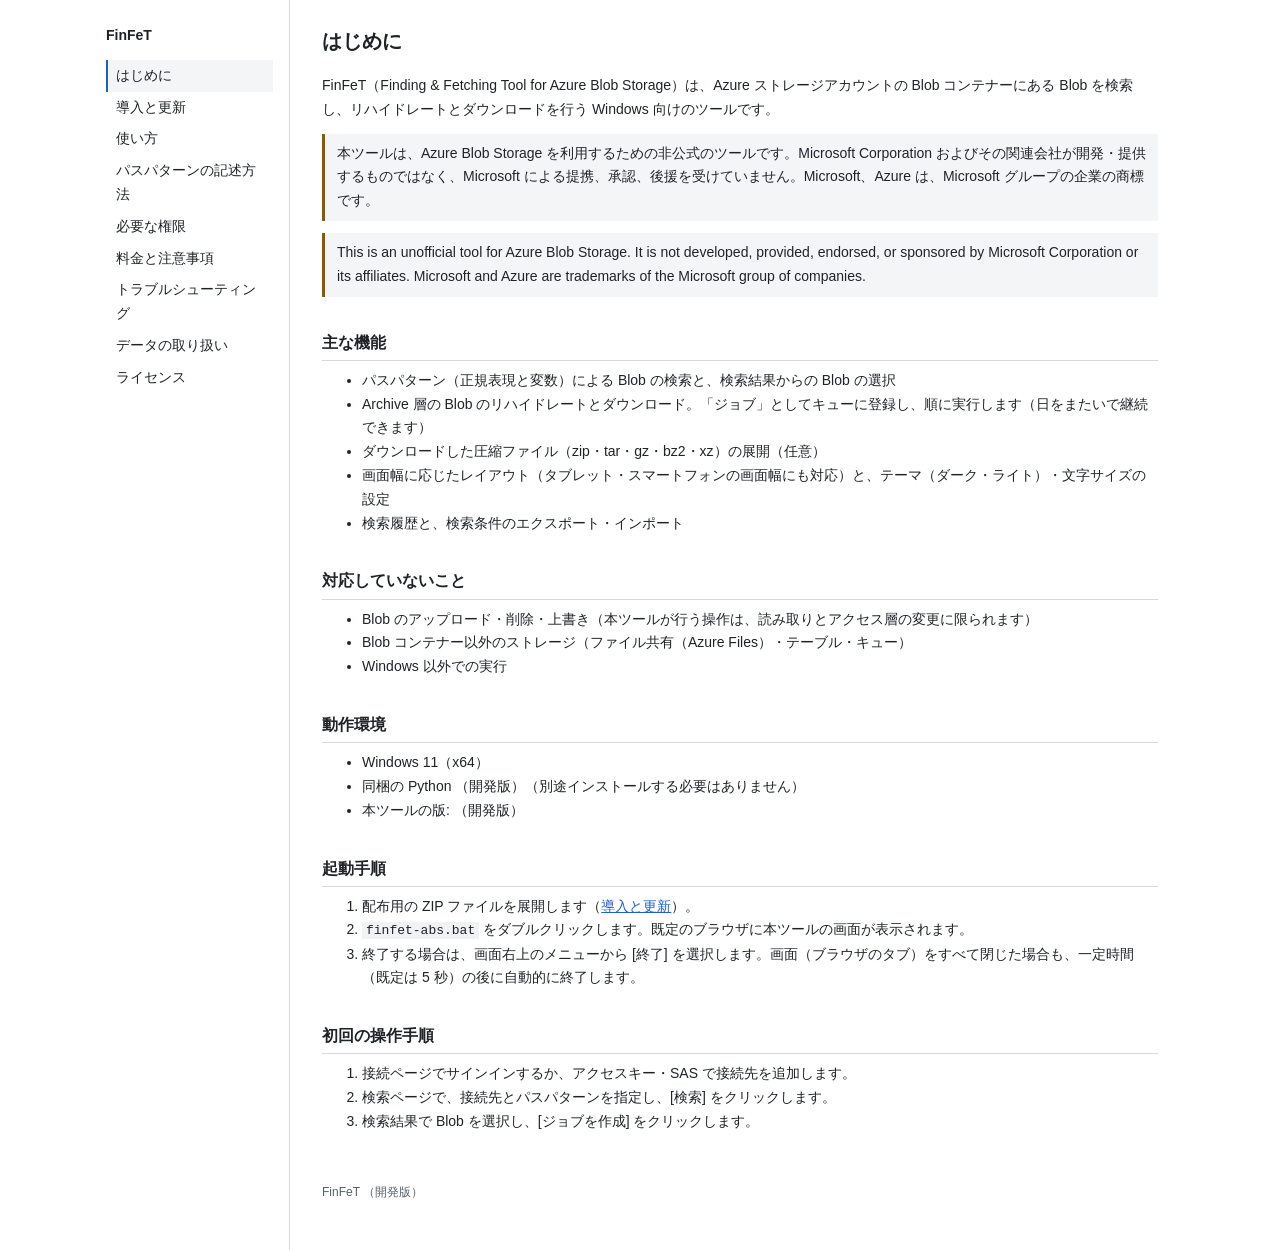
<file: docs/index.html>
<!doctype html>
<html lang="ja">
<head>
<meta charset="utf-8">
<meta name="viewport" content="width=device-width, initial-scale=1">
<title>はじめに - FinFeT</title>
<link rel="stylesheet" href="docs.css">
</head>
<body>
<div class="layout">
<nav aria-label="ドキュメント">
<div class="title">FinFeT</div>
<a href="index.html" aria-current="page">はじめに</a>
<a href="setup.html">導入と更新</a>
<a href="usage.html">使い方</a>
<a href="patterns.html">パスパターンの記述方法</a>
<a href="permissions.html">必要な権限</a>
<a href="costs.html">料金と注意事項</a>
<a href="troubleshooting.html">トラブルシューティング</a>
<a href="data.html">データの取り扱い</a>
<a href="licenses.html">ライセンス</a>
</nav>
<main>
<h1>はじめに</h1>
<p>FinFeT（Finding &amp; Fetching Tool for Azure Blob Storage）は、Azure ストレージアカウントの Blob コンテナーにある Blob を検索し、リハイドレートとダウンロードを行う Windows 向けのツールです。</p>
<p class="note">本ツールは、Azure Blob Storage を利用するための非公式のツールです。Microsoft Corporation およびその関連会社が開発・提供するものではなく、Microsoft による提携、承認、後援を受けていません。Microsoft、Azure は、Microsoft グループの企業の商標です。</p>
<p class="note" lang="en">This is an unofficial tool for Azure Blob Storage. It is not developed, provided, endorsed, or sponsored by Microsoft Corporation or its affiliates. Microsoft and Azure are trademarks of the Microsoft group of companies.</p>
<h2>主な機能</h2>
<ul>
<li>パスパターン（正規表現と変数）による Blob の検索と、検索結果からの Blob の選択</li>
<li>Archive 層の Blob のリハイドレートとダウンロード。「ジョブ」としてキューに登録し、順に実行します（日をまたいで継続できます）</li>
<li>ダウンロードした圧縮ファイル（zip・tar・gz・bz2・xz）の展開（任意）</li>
<li>画面幅に応じたレイアウト（タブレット・スマートフォンの画面幅にも対応）と、テーマ（ダーク・ライト）・文字サイズの設定</li>
<li>検索履歴と、検索条件のエクスポート・インポート</li>
</ul>
<h2>対応していないこと</h2>
<ul>
<li>Blob のアップロード・削除・上書き（本ツールが行う操作は、読み取りとアクセス層の変更に限られます）</li>
<li>Blob コンテナー以外のストレージ（ファイル共有（Azure Files）・テーブル・キュー）</li>
<li>Windows 以外での実行</li>
</ul>
<h2>動作環境</h2>
<ul>
<li>Windows 11（x64）</li>
<li>同梱の Python <span data-fill="python_version">（開発版）</span>（別途インストールする必要はありません）</li>
<li>本ツールの版: <span data-fill="version">（開発版）</span></li>
</ul>
<h2>起動手順</h2>
<ol>
<li>配布用の ZIP ファイルを展開します（<a href="setup.html">導入と更新</a>）。</li>
<li><code>finfet-abs.bat</code> をダブルクリックします。既定のブラウザに本ツールの画面が表示されます。</li>
<li>終了する場合は、画面右上のメニューから [終了] を選択します。画面（ブラウザのタブ）をすべて閉じた場合も、一定時間（既定は 5 秒）の後に自動的に終了します。</li>
</ol>
<h2>初回の操作手順</h2>
<ol>
<li>接続ページでサインインするか、アクセスキー・SAS で接続先を追加します。</li>
<li>検索ページで、接続先とパスパターンを指定し、[検索] をクリックします。</li>
<li>検索結果で Blob を選択し、[ジョブを作成] をクリックします。</li>
</ol>
<footer>FinFeT <span data-fill="version">（開発版）</span></footer>
</main>
</div>
</body>
</html>
</file>
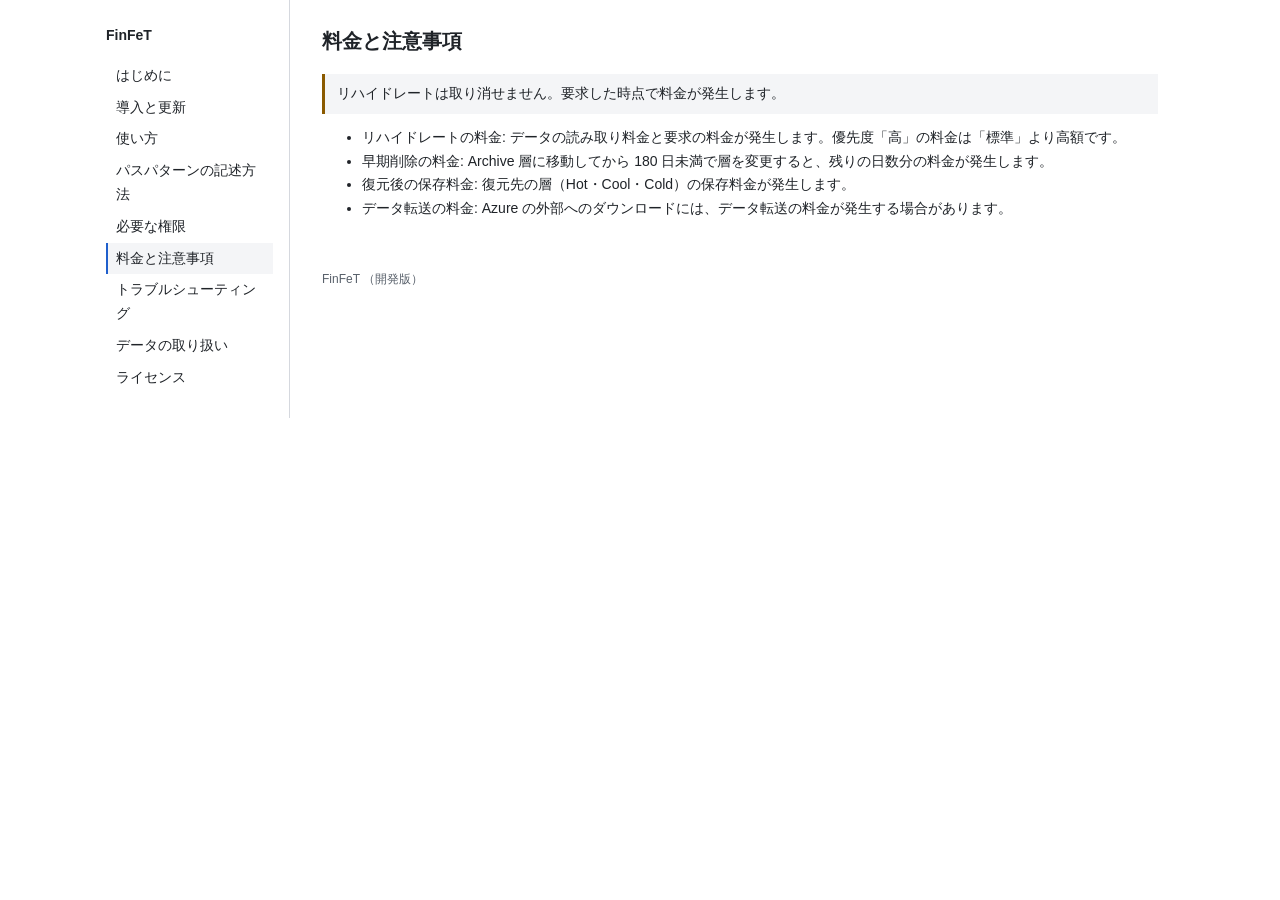
<file: docs/costs.html>
<!doctype html>
<html lang="ja">
<head>
<meta charset="utf-8">
<meta name="viewport" content="width=device-width, initial-scale=1">
<title>料金と注意事項 - FinFeT</title>
<link rel="stylesheet" href="docs.css">
</head>
<body>
<div class="layout">
<nav aria-label="ドキュメント">
<div class="title">FinFeT</div>
<a href="index.html">はじめに</a>
<a href="setup.html">導入と更新</a>
<a href="usage.html">使い方</a>
<a href="patterns.html">パスパターンの記述方法</a>
<a href="permissions.html">必要な権限</a>
<a href="costs.html" aria-current="page">料金と注意事項</a>
<a href="troubleshooting.html">トラブルシューティング</a>
<a href="data.html">データの取り扱い</a>
<a href="licenses.html">ライセンス</a>
</nav>
<main>
<h1>料金と注意事項</h1>
<p class="note">リハイドレートは取り消せません。要求した時点で料金が発生します。</p>
<ul>
<li>リハイドレートの料金: データの読み取り料金と要求の料金が発生します。優先度「高」の料金は「標準」より高額です。</li>
<li>早期削除の料金: Archive 層に移動してから 180 日未満で層を変更すると、残りの日数分の料金が発生します。</li>
<li>復元後の保存料金: 復元先の層（Hot・Cool・Cold）の保存料金が発生します。</li>
<li>データ転送の料金: Azure の外部へのダウンロードには、データ転送の料金が発生する場合があります。</li>
</ul>
<footer>FinFeT <span data-fill="version">（開発版）</span></footer>
</main>
</div>
</body>
</html>
</file>
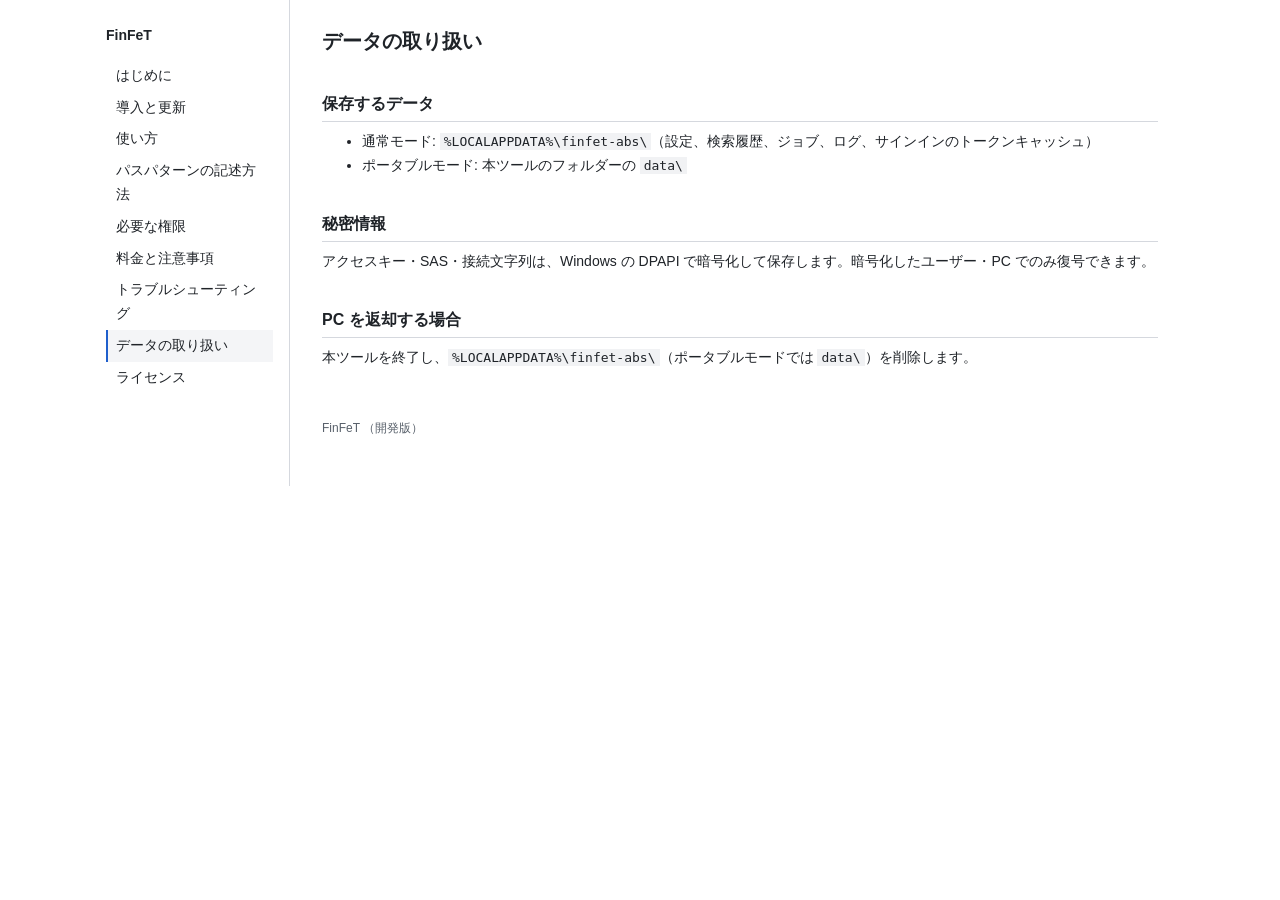
<file: docs/data.html>
<!doctype html>
<html lang="ja">
<head>
<meta charset="utf-8">
<meta name="viewport" content="width=device-width, initial-scale=1">
<title>データの取り扱い - FinFeT</title>
<link rel="stylesheet" href="docs.css">
</head>
<body>
<div class="layout">
<nav aria-label="ドキュメント">
<div class="title">FinFeT</div>
<a href="index.html">はじめに</a>
<a href="setup.html">導入と更新</a>
<a href="usage.html">使い方</a>
<a href="patterns.html">パスパターンの記述方法</a>
<a href="permissions.html">必要な権限</a>
<a href="costs.html">料金と注意事項</a>
<a href="troubleshooting.html">トラブルシューティング</a>
<a href="data.html" aria-current="page">データの取り扱い</a>
<a href="licenses.html">ライセンス</a>
</nav>
<main>
<h1>データの取り扱い</h1>
<h2>保存するデータ</h2>
<ul>
<li>通常モード: <code>%LOCALAPPDATA%\finfet-abs\</code>（設定、検索履歴、ジョブ、ログ、サインインのトークンキャッシュ）</li>
<li>ポータブルモード: 本ツールのフォルダーの <code>data\</code></li>
</ul>
<h2>秘密情報</h2>
<p>アクセスキー・SAS・接続文字列は、Windows の DPAPI で暗号化して保存します。暗号化したユーザー・PC でのみ復号できます。</p>
<h2>PC を返却する場合</h2>
<p>本ツールを終了し、<code>%LOCALAPPDATA%\finfet-abs\</code>（ポータブルモードでは <code>data\</code>）を削除します。</p>
<footer>FinFeT <span data-fill="version">（開発版）</span></footer>
</main>
</div>
</body>
</html>
</file>
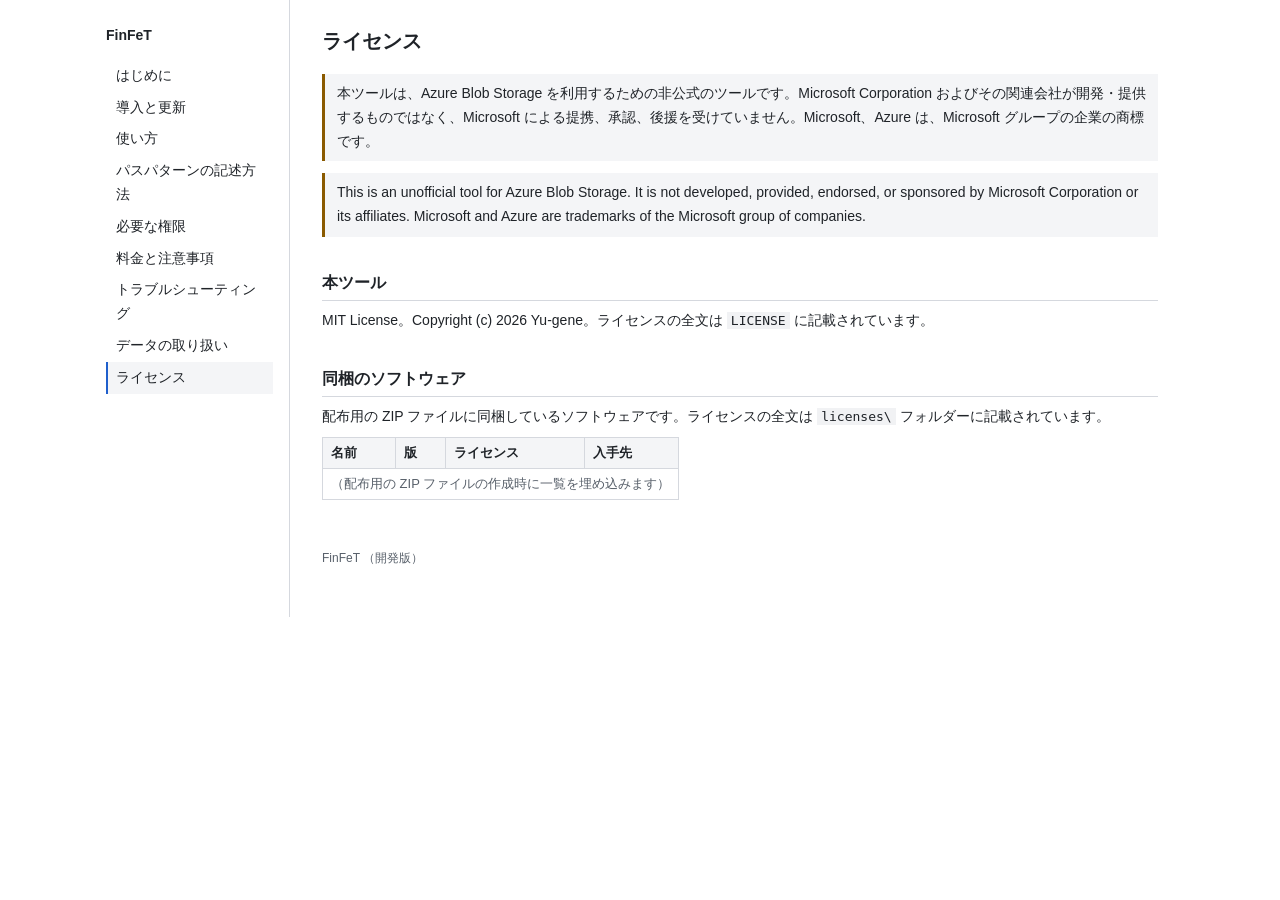
<file: docs/licenses.html>
<!doctype html>
<html lang="ja">
<head>
<meta charset="utf-8">
<meta name="viewport" content="width=device-width, initial-scale=1">
<title>ライセンス - FinFeT</title>
<link rel="stylesheet" href="docs.css">
</head>
<body>
<div class="layout">
<nav aria-label="ドキュメント">
<div class="title">FinFeT</div>
<a href="index.html">はじめに</a>
<a href="setup.html">導入と更新</a>
<a href="usage.html">使い方</a>
<a href="patterns.html">パスパターンの記述方法</a>
<a href="permissions.html">必要な権限</a>
<a href="costs.html">料金と注意事項</a>
<a href="troubleshooting.html">トラブルシューティング</a>
<a href="data.html">データの取り扱い</a>
<a href="licenses.html" aria-current="page">ライセンス</a>
</nav>
<main>
<h1>ライセンス</h1>
<p class="note">本ツールは、Azure Blob Storage を利用するための非公式のツールです。Microsoft Corporation およびその関連会社が開発・提供するものではなく、Microsoft による提携、承認、後援を受けていません。Microsoft、Azure は、Microsoft グループの企業の商標です。</p>
<p class="note" lang="en">This is an unofficial tool for Azure Blob Storage. It is not developed, provided, endorsed, or sponsored by Microsoft Corporation or its affiliates. Microsoft and Azure are trademarks of the Microsoft group of companies.</p>
<h2>本ツール</h2>
<p>MIT License。Copyright (c) 2026 Yu-gene。ライセンスの全文は <code>LICENSE</code> に記載されています。</p>
<h2>同梱のソフトウェア</h2>
<p>配布用の ZIP ファイルに同梱しているソフトウェアです。ライセンスの全文は <code>licenses\</code> フォルダーに記載されています。</p>
<table>
<thead><tr><th>名前</th><th>版</th><th>ライセンス</th><th>入手先</th></tr></thead>
<tbody data-fill="packages"><tr><td colspan="4" class="muted">（配布用の ZIP ファイルの作成時に一覧を埋め込みます）</td></tr></tbody>
</table>
<footer>FinFeT <span data-fill="version">（開発版）</span></footer>
</main>
</div>
</body>
</html>
</file>
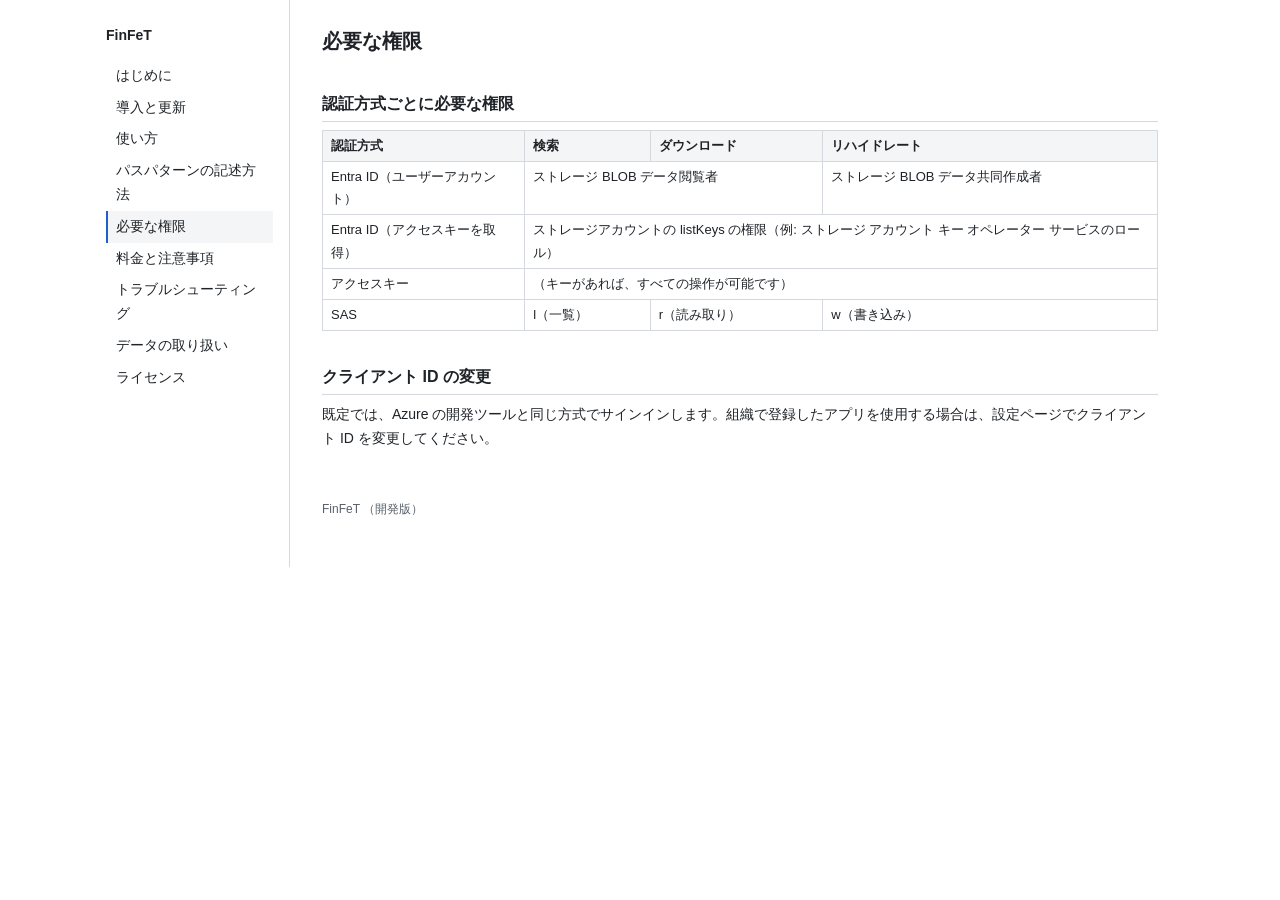
<file: docs/permissions.html>
<!doctype html>
<html lang="ja">
<head>
<meta charset="utf-8">
<meta name="viewport" content="width=device-width, initial-scale=1">
<title>必要な権限 - FinFeT</title>
<link rel="stylesheet" href="docs.css">
</head>
<body>
<div class="layout">
<nav aria-label="ドキュメント">
<div class="title">FinFeT</div>
<a href="index.html">はじめに</a>
<a href="setup.html">導入と更新</a>
<a href="usage.html">使い方</a>
<a href="patterns.html">パスパターンの記述方法</a>
<a href="permissions.html" aria-current="page">必要な権限</a>
<a href="costs.html">料金と注意事項</a>
<a href="troubleshooting.html">トラブルシューティング</a>
<a href="data.html">データの取り扱い</a>
<a href="licenses.html">ライセンス</a>
</nav>
<main>
<h1>必要な権限</h1>
<h2>認証方式ごとに必要な権限</h2>
<table>
<thead><tr><th>認証方式</th><th>検索</th><th>ダウンロード</th><th>リハイドレート</th></tr></thead>
<tbody>
<tr><td>Entra ID（ユーザーアカウント）</td><td colspan="2">ストレージ BLOB データ閲覧者</td><td>ストレージ BLOB データ共同作成者</td></tr>
<tr><td>Entra ID（アクセスキーを取得）</td><td colspan="3">ストレージアカウントの listKeys の権限（例: ストレージ アカウント キー オペレーター サービスのロール）</td></tr>
<tr><td>アクセスキー</td><td colspan="3">（キーがあれば、すべての操作が可能です）</td></tr>
<tr><td>SAS</td><td>l（一覧）</td><td>r（読み取り）</td><td>w（書き込み）</td></tr>
</tbody>
</table>
<h2>クライアント ID の変更</h2>
<p>既定では、Azure の開発ツールと同じ方式でサインインします。組織で登録したアプリを使用する場合は、設定ページでクライアント ID を変更してください。</p>
<footer>FinFeT <span data-fill="version">（開発版）</span></footer>
</main>
</div>
</body>
</html>
</file>
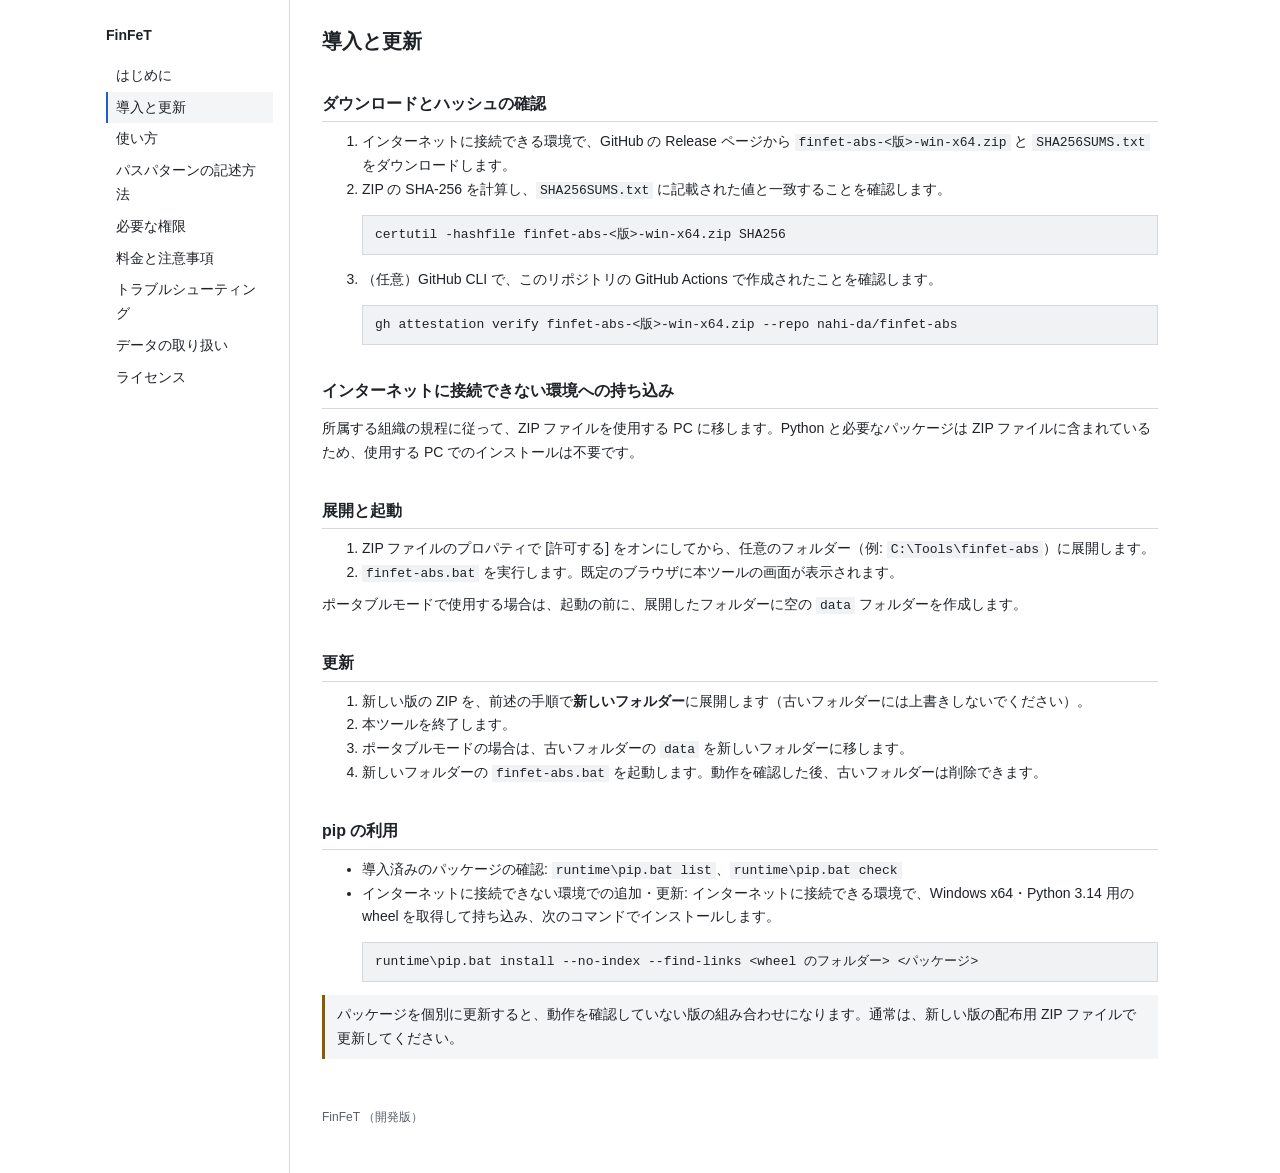
<file: docs/setup.html>
<!doctype html>
<html lang="ja">
<head>
<meta charset="utf-8">
<meta name="viewport" content="width=device-width, initial-scale=1">
<title>導入と更新 - FinFeT</title>
<link rel="stylesheet" href="docs.css">
</head>
<body>
<div class="layout">
<nav aria-label="ドキュメント">
<div class="title">FinFeT</div>
<a href="index.html">はじめに</a>
<a href="setup.html" aria-current="page">導入と更新</a>
<a href="usage.html">使い方</a>
<a href="patterns.html">パスパターンの記述方法</a>
<a href="permissions.html">必要な権限</a>
<a href="costs.html">料金と注意事項</a>
<a href="troubleshooting.html">トラブルシューティング</a>
<a href="data.html">データの取り扱い</a>
<a href="licenses.html">ライセンス</a>
</nav>
<main>
<h1>導入と更新</h1>
<h2>ダウンロードとハッシュの確認</h2>
<ol>
<li>インターネットに接続できる環境で、GitHub の Release ページから <code>finfet-abs-&lt;版&gt;-win-x64.zip</code> と <code>SHA256SUMS.txt</code> をダウンロードします。</li>
<li>ZIP の SHA-256 を計算し、<code>SHA256SUMS.txt</code> に記載された値と一致することを確認します。
<pre>certutil -hashfile finfet-abs-&lt;版&gt;-win-x64.zip SHA256</pre></li>
<li>（任意）GitHub CLI で、このリポジトリの GitHub Actions で作成されたことを確認します。
<pre>gh attestation verify finfet-abs-&lt;版&gt;-win-x64.zip --repo nahi-da/finfet-abs</pre></li>
</ol>
<h2>インターネットに接続できない環境への持ち込み</h2>
<p>所属する組織の規程に従って、ZIP ファイルを使用する PC に移します。Python と必要なパッケージは ZIP ファイルに含まれているため、使用する PC でのインストールは不要です。</p>
<h2>展開と起動</h2>
<ol>
<li>ZIP ファイルのプロパティで [許可する] をオンにしてから、任意のフォルダー（例: <code>C:\Tools\finfet-abs</code>）に展開します。</li>
<li><code>finfet-abs.bat</code> を実行します。既定のブラウザに本ツールの画面が表示されます。</li>
</ol>
<p>ポータブルモードで使用する場合は、起動の前に、展開したフォルダーに空の <code>data</code> フォルダーを作成します。</p>
<h2>更新</h2>
<ol>
<li>新しい版の ZIP を、前述の手順で<strong>新しいフォルダー</strong>に展開します（古いフォルダーには上書きしないでください）。</li>
<li>本ツールを終了します。</li>
<li>ポータブルモードの場合は、古いフォルダーの <code>data</code> を新しいフォルダーに移します。</li>
<li>新しいフォルダーの <code>finfet-abs.bat</code> を起動します。動作を確認した後、古いフォルダーは削除できます。</li>
</ol>
<h2>pip の利用</h2>
<ul>
<li>導入済みのパッケージの確認: <code>runtime\pip.bat list</code>、<code>runtime\pip.bat check</code></li>
<li>インターネットに接続できない環境での追加・更新: インターネットに接続できる環境で、Windows x64・Python 3.14 用の wheel を取得して持ち込み、次のコマンドでインストールします。
<pre>runtime\pip.bat install --no-index --find-links &lt;wheel のフォルダー&gt; &lt;パッケージ&gt;</pre></li>
</ul>
<p class="note">パッケージを個別に更新すると、動作を確認していない版の組み合わせになります。通常は、新しい版の配布用 ZIP ファイルで更新してください。</p>
<footer>FinFeT <span data-fill="version">（開発版）</span></footer>
</main>
</div>
</body>
</html>
</file>
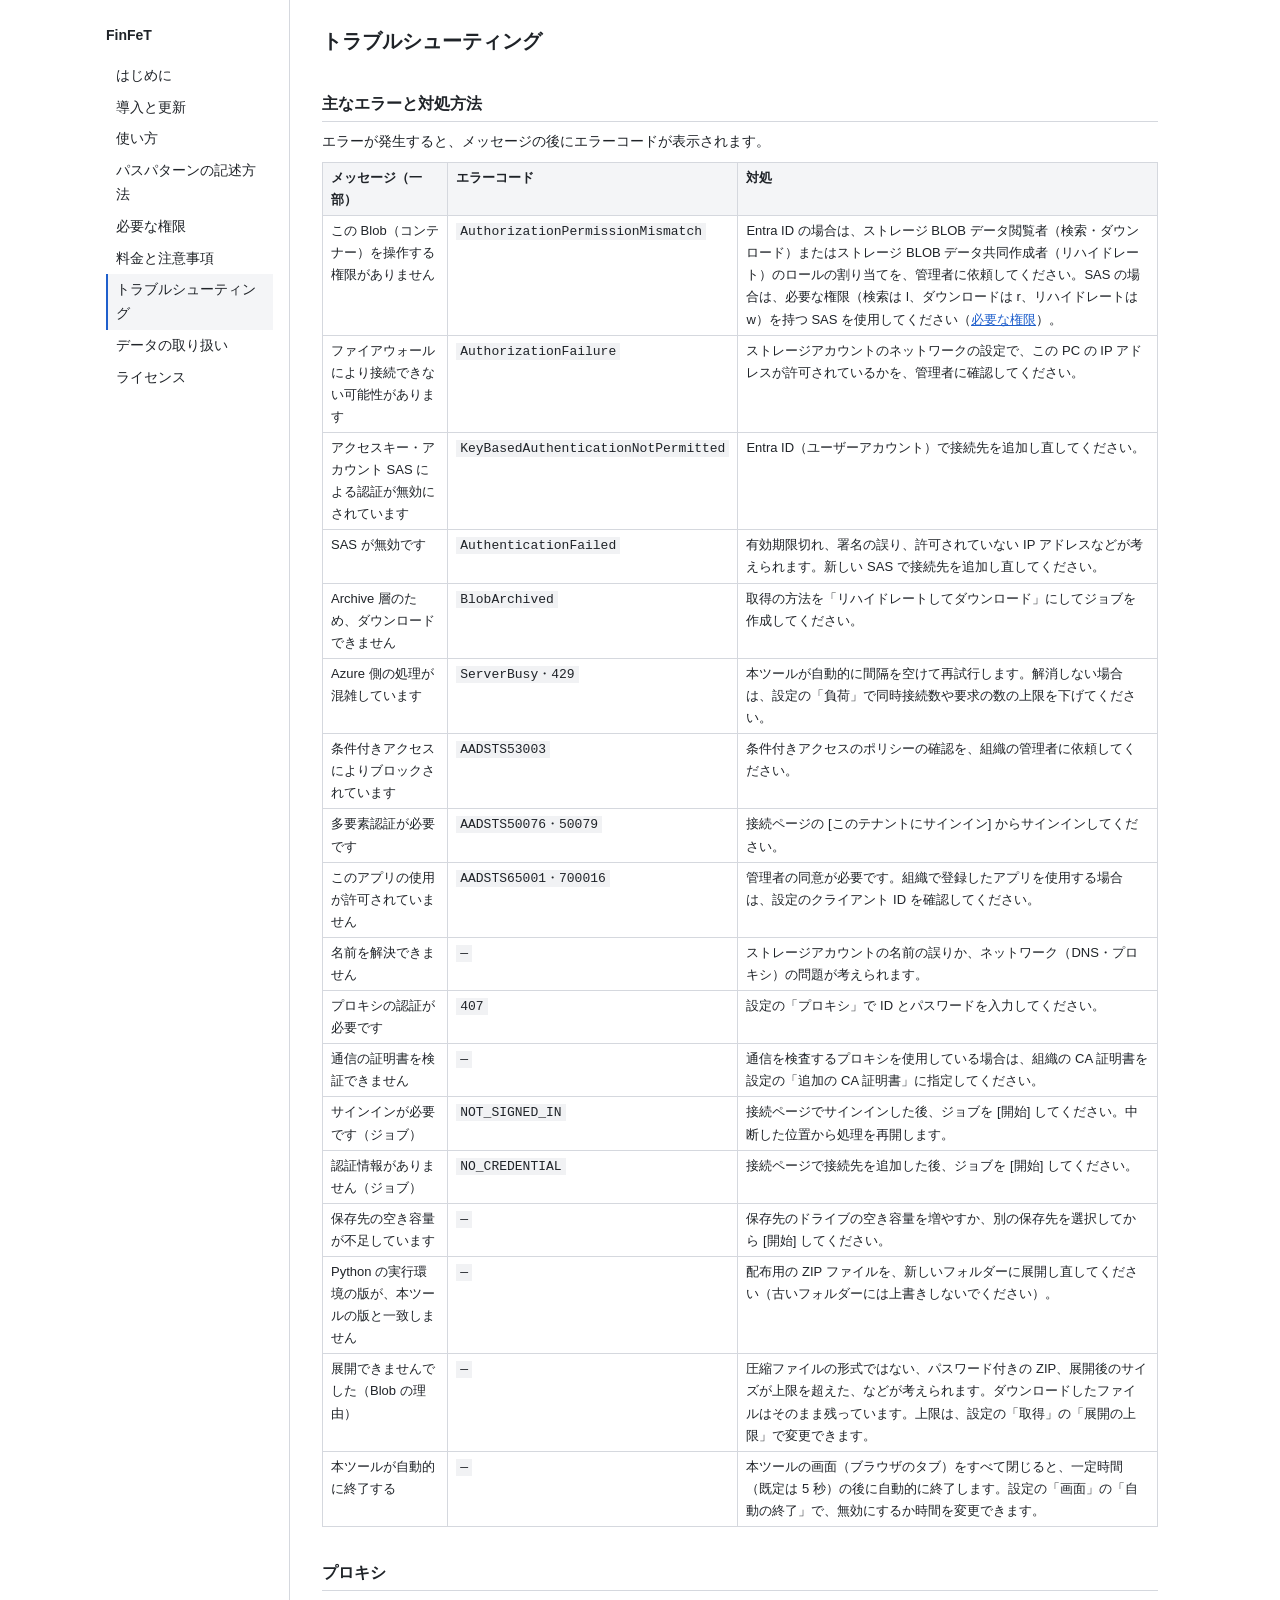
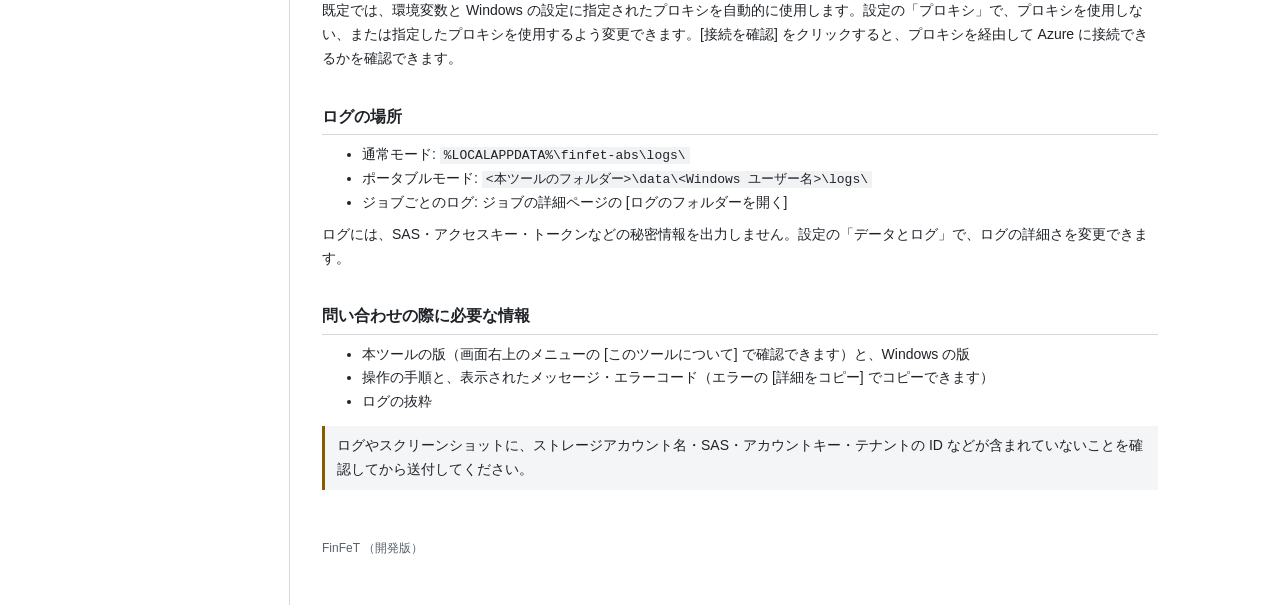
<file: docs/troubleshooting.html>
<!doctype html>
<html lang="ja">
<head>
<meta charset="utf-8">
<meta name="viewport" content="width=device-width, initial-scale=1">
<title>トラブルシューティング - FinFeT</title>
<link rel="stylesheet" href="docs.css">
</head>
<body>
<div class="layout">
<nav aria-label="ドキュメント">
<div class="title">FinFeT</div>
<a href="index.html">はじめに</a>
<a href="setup.html">導入と更新</a>
<a href="usage.html">使い方</a>
<a href="patterns.html">パスパターンの記述方法</a>
<a href="permissions.html">必要な権限</a>
<a href="costs.html">料金と注意事項</a>
<a href="troubleshooting.html" aria-current="page">トラブルシューティング</a>
<a href="data.html">データの取り扱い</a>
<a href="licenses.html">ライセンス</a>
</nav>
<main>
<h1>トラブルシューティング</h1>
<h2>主なエラーと対処方法</h2>
<p>エラーが発生すると、メッセージの後にエラーコードが表示されます。</p>
<table>
<thead><tr><th>メッセージ（一部）</th><th>エラーコード</th><th>対処</th></tr></thead>
<tbody>
<tr><td>この Blob（コンテナー）を操作する権限がありません</td><td><code>AuthorizationPermissionMismatch</code></td><td>Entra ID の場合は、ストレージ BLOB データ閲覧者（検索・ダウンロード）またはストレージ BLOB データ共同作成者（リハイドレート）のロールの割り当てを、管理者に依頼してください。SAS の場合は、必要な権限（検索は l、ダウンロードは r、リハイドレートは w）を持つ SAS を使用してください（<a href="permissions.html">必要な権限</a>）。</td></tr>
<tr><td>ファイアウォールにより接続できない可能性があります</td><td><code>AuthorizationFailure</code></td><td>ストレージアカウントのネットワークの設定で、この PC の IP アドレスが許可されているかを、管理者に確認してください。</td></tr>
<tr><td>アクセスキー・アカウント SAS による認証が無効にされています</td><td><code>KeyBasedAuthenticationNotPermitted</code></td><td>Entra ID（ユーザーアカウント）で接続先を追加し直してください。</td></tr>
<tr><td>SAS が無効です</td><td><code>AuthenticationFailed</code></td><td>有効期限切れ、署名の誤り、許可されていない IP アドレスなどが考えられます。新しい SAS で接続先を追加し直してください。</td></tr>
<tr><td>Archive 層のため、ダウンロードできません</td><td><code>BlobArchived</code></td><td>取得の方法を「リハイドレートしてダウンロード」にしてジョブを作成してください。</td></tr>
<tr><td>Azure 側の処理が混雑しています</td><td><code>ServerBusy・429</code></td><td>本ツールが自動的に間隔を空けて再試行します。解消しない場合は、設定の「負荷」で同時接続数や要求の数の上限を下げてください。</td></tr>
<tr><td>条件付きアクセスによりブロックされています</td><td><code>AADSTS53003</code></td><td>条件付きアクセスのポリシーの確認を、組織の管理者に依頼してください。</td></tr>
<tr><td>多要素認証が必要です</td><td><code>AADSTS50076・50079</code></td><td>接続ページの [このテナントにサインイン] からサインインしてください。</td></tr>
<tr><td>このアプリの使用が許可されていません</td><td><code>AADSTS65001・700016</code></td><td>管理者の同意が必要です。組織で登録したアプリを使用する場合は、設定のクライアント ID を確認してください。</td></tr>
<tr><td>名前を解決できません</td><td><code>—</code></td><td>ストレージアカウントの名前の誤りか、ネットワーク（DNS・プロキシ）の問題が考えられます。</td></tr>
<tr><td>プロキシの認証が必要です</td><td><code>407</code></td><td>設定の「プロキシ」で ID とパスワードを入力してください。</td></tr>
<tr><td>通信の証明書を検証できません</td><td><code>—</code></td><td>通信を検査するプロキシを使用している場合は、組織の CA 証明書を設定の「追加の CA 証明書」に指定してください。</td></tr>
<tr><td>サインインが必要です（ジョブ）</td><td><code>NOT_SIGNED_IN</code></td><td>接続ページでサインインした後、ジョブを [開始] してください。中断した位置から処理を再開します。</td></tr>
<tr><td>認証情報がありません（ジョブ）</td><td><code>NO_CREDENTIAL</code></td><td>接続ページで接続先を追加した後、ジョブを [開始] してください。</td></tr>
<tr><td>保存先の空き容量が不足しています</td><td><code>—</code></td><td>保存先のドライブの空き容量を増やすか、別の保存先を選択してから [開始] してください。</td></tr>
<tr><td>Python の実行環境の版が、本ツールの版と一致しません</td><td><code>—</code></td><td>配布用の ZIP ファイルを、新しいフォルダーに展開し直してください（古いフォルダーには上書きしないでください）。</td></tr>
<tr><td>展開できませんでした（Blob の理由）</td><td><code>—</code></td><td>圧縮ファイルの形式ではない、パスワード付きの ZIP、展開後のサイズが上限を超えた、などが考えられます。ダウンロードしたファイルはそのまま残っています。上限は、設定の「取得」の「展開の上限」で変更できます。</td></tr>
<tr><td>本ツールが自動的に終了する</td><td><code>—</code></td><td>本ツールの画面（ブラウザのタブ）をすべて閉じると、一定時間（既定は 5 秒）の後に自動的に終了します。設定の「画面」の「自動の終了」で、無効にするか時間を変更できます。</td></tr>
</tbody>
</table>
<h2>プロキシ</h2>
<p>既定では、環境変数と Windows の設定に指定されたプロキシを自動的に使用します。設定の「プロキシ」で、プロキシを使用しない、または指定したプロキシを使用するよう変更できます。[接続を確認] をクリックすると、プロキシを経由して Azure に接続できるかを確認できます。</p>
<h2>ログの場所</h2>
<ul>
<li>通常モード: <code>%LOCALAPPDATA%\finfet-abs\logs\</code></li>
<li>ポータブルモード: <code>&lt;本ツールのフォルダー&gt;\data\&lt;Windows ユーザー名&gt;\logs\</code></li>
<li>ジョブごとのログ: ジョブの詳細ページの [ログのフォルダーを開く]</li>
</ul>
<p>ログには、SAS・アクセスキー・トークンなどの秘密情報を出力しません。設定の「データとログ」で、ログの詳細さを変更できます。</p>
<h2>問い合わせの際に必要な情報</h2>
<ul>
<li>本ツールの版（画面右上のメニューの [このツールについて] で確認できます）と、Windows の版</li>
<li>操作の手順と、表示されたメッセージ・エラーコード（エラーの [詳細をコピー] でコピーできます）</li>
<li>ログの抜粋</li>
</ul>
<p class="note">ログやスクリーンショットに、ストレージアカウント名・SAS・アカウントキー・テナントの ID などが含まれていないことを確認してから送付してください。</p>
<footer>FinFeT <span data-fill="version">（開発版）</span></footer>
</main>
</div>
</body>
</html>
</file>
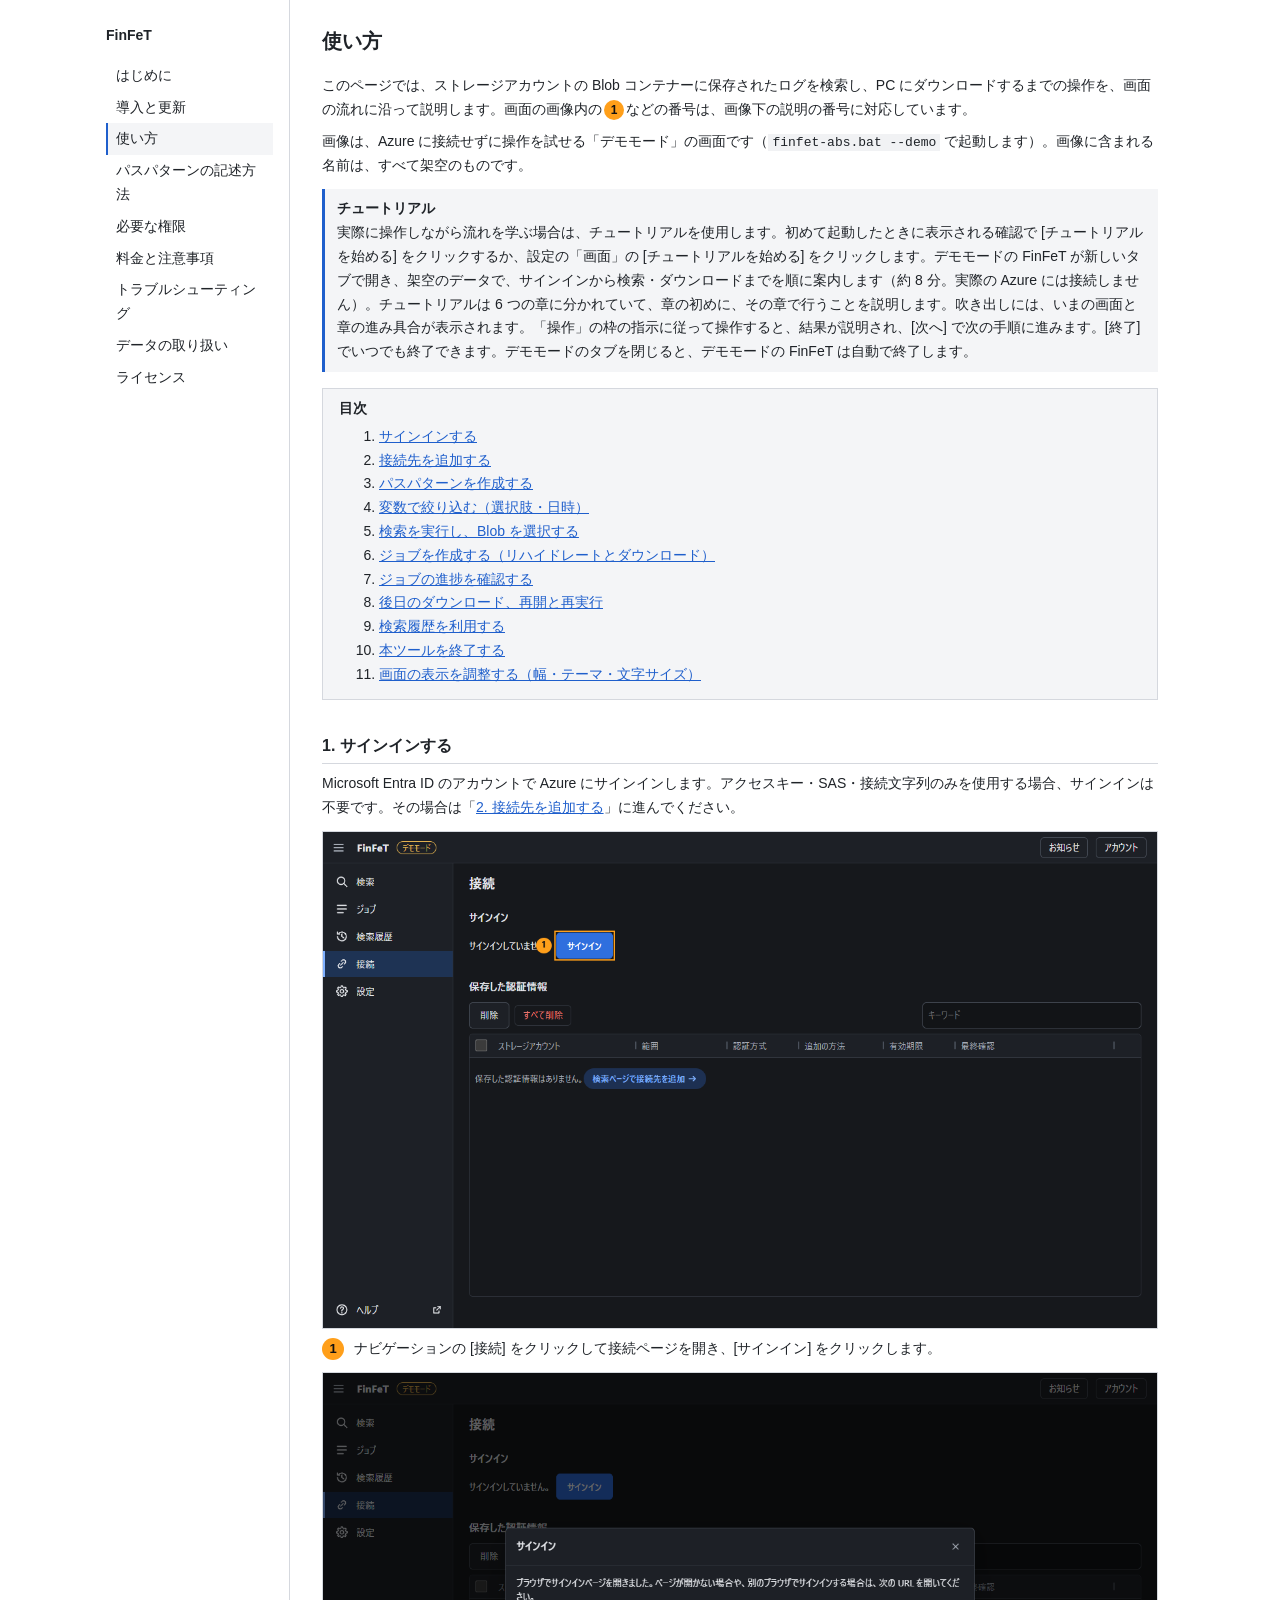
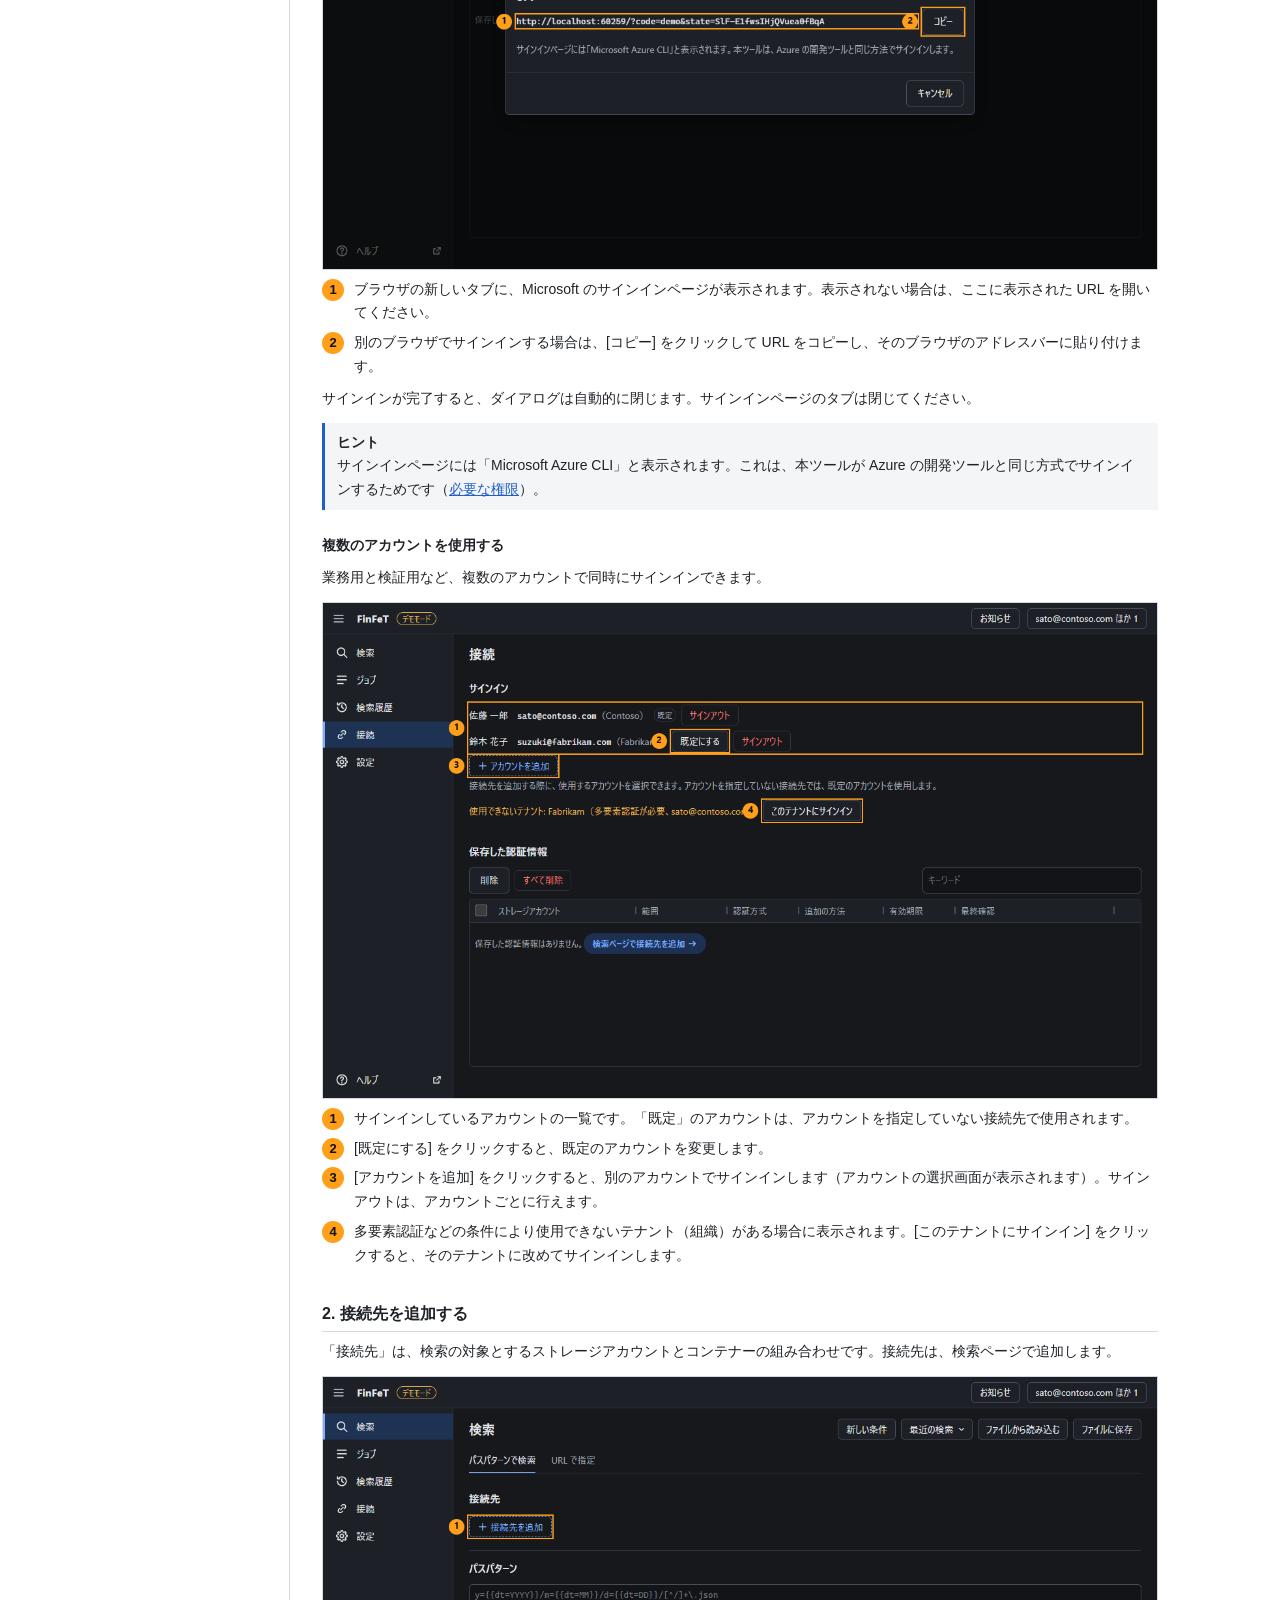
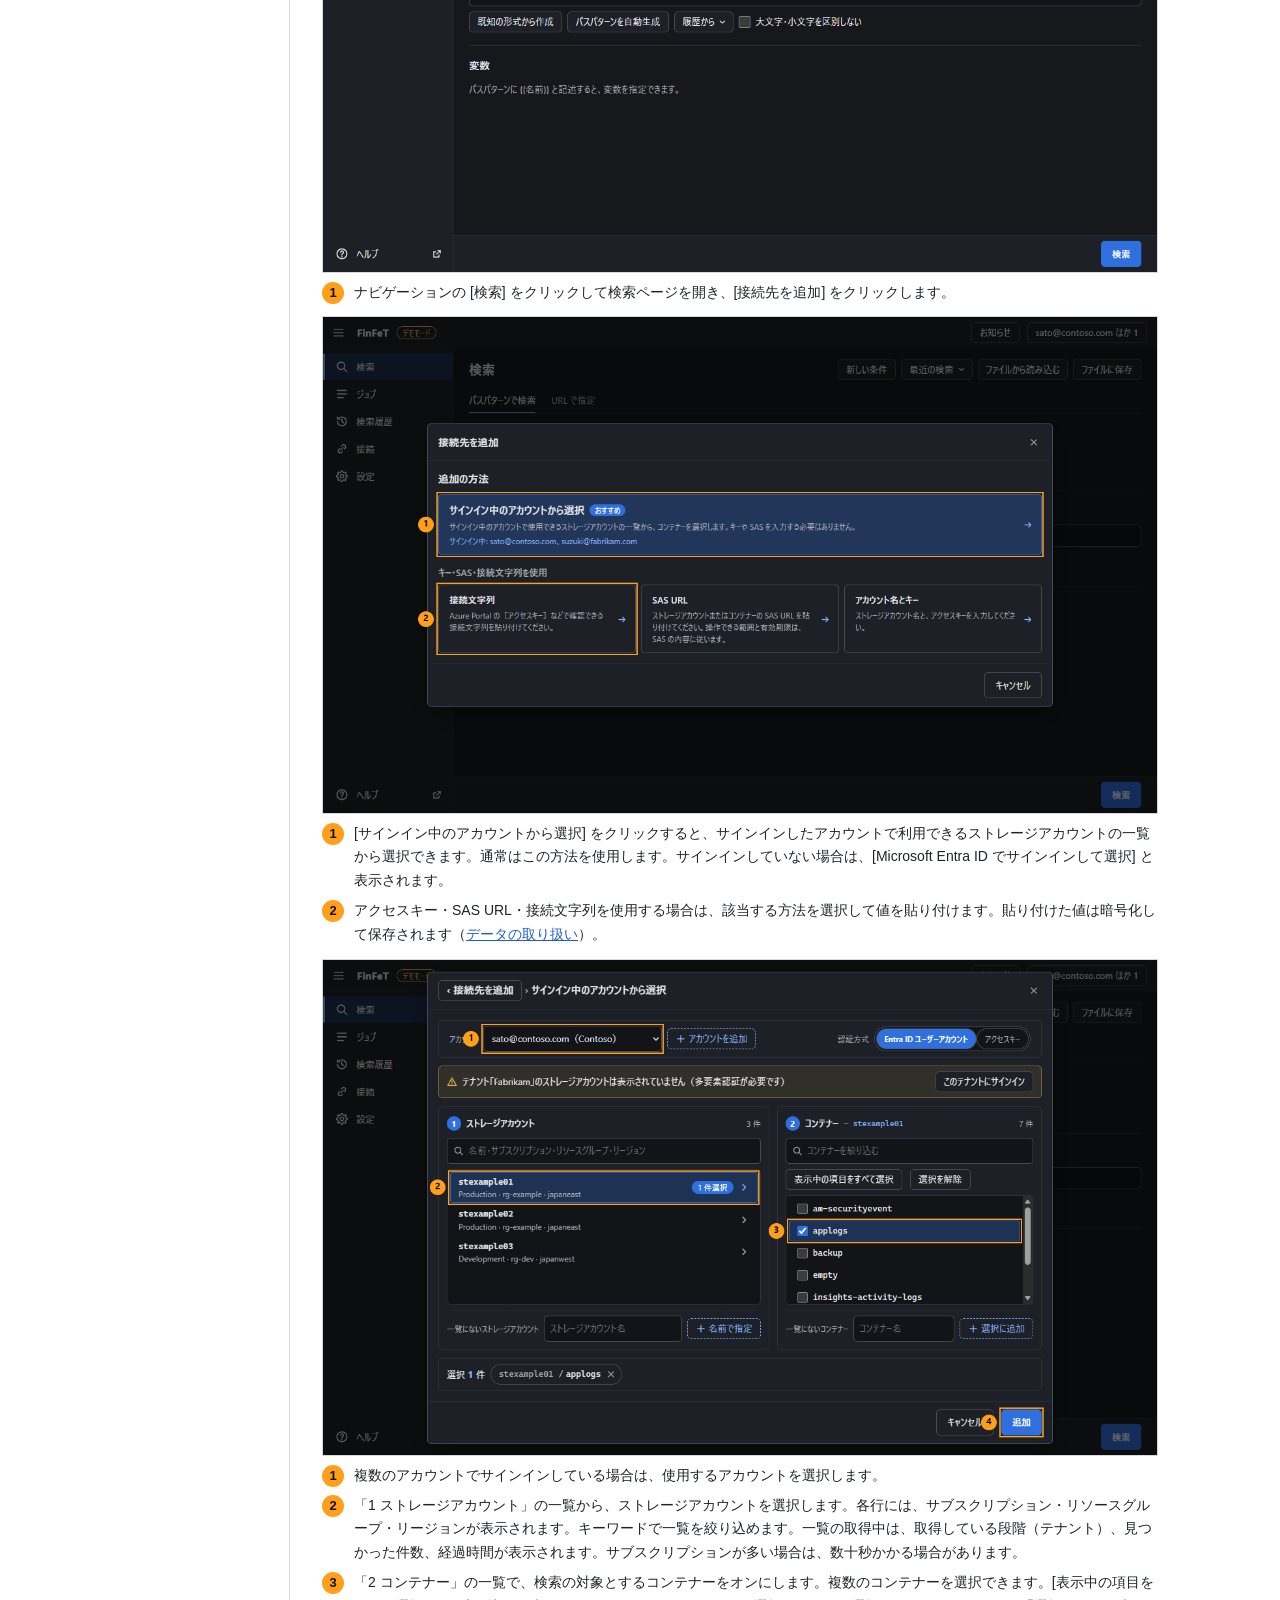
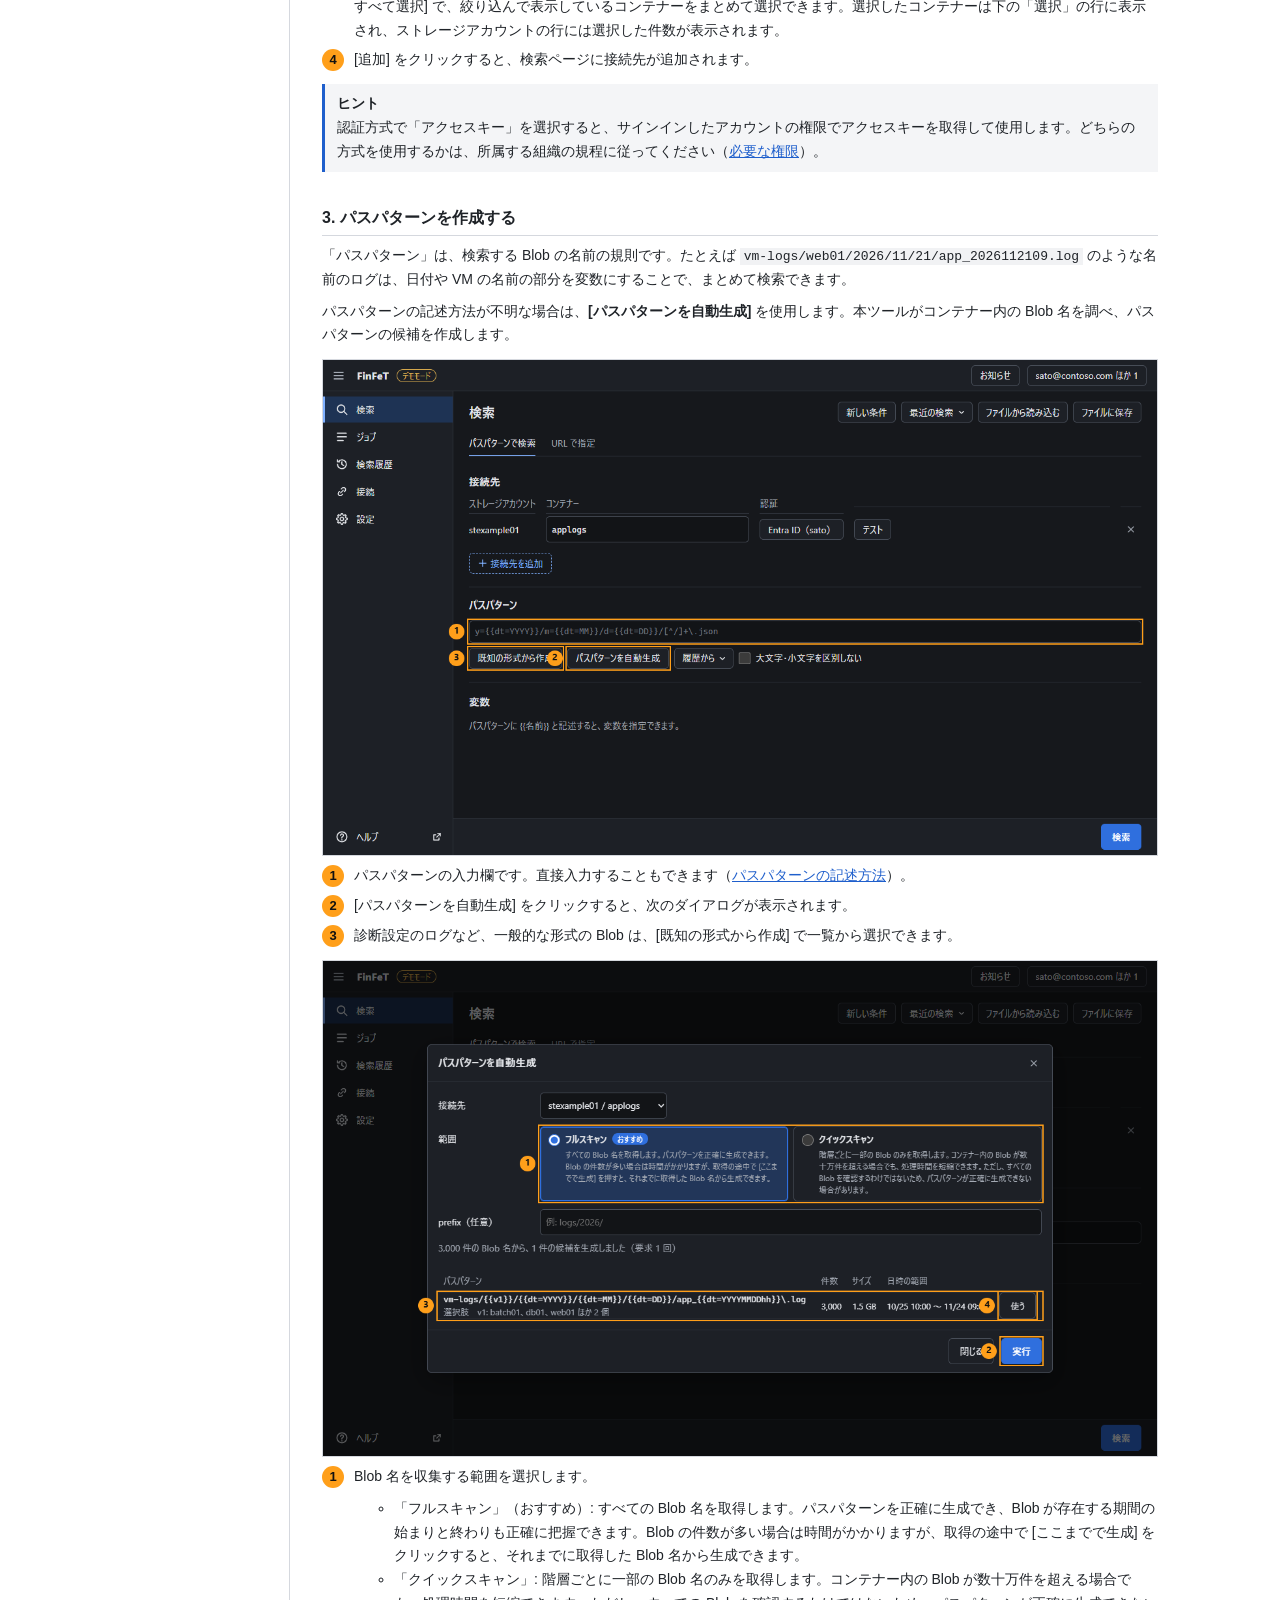
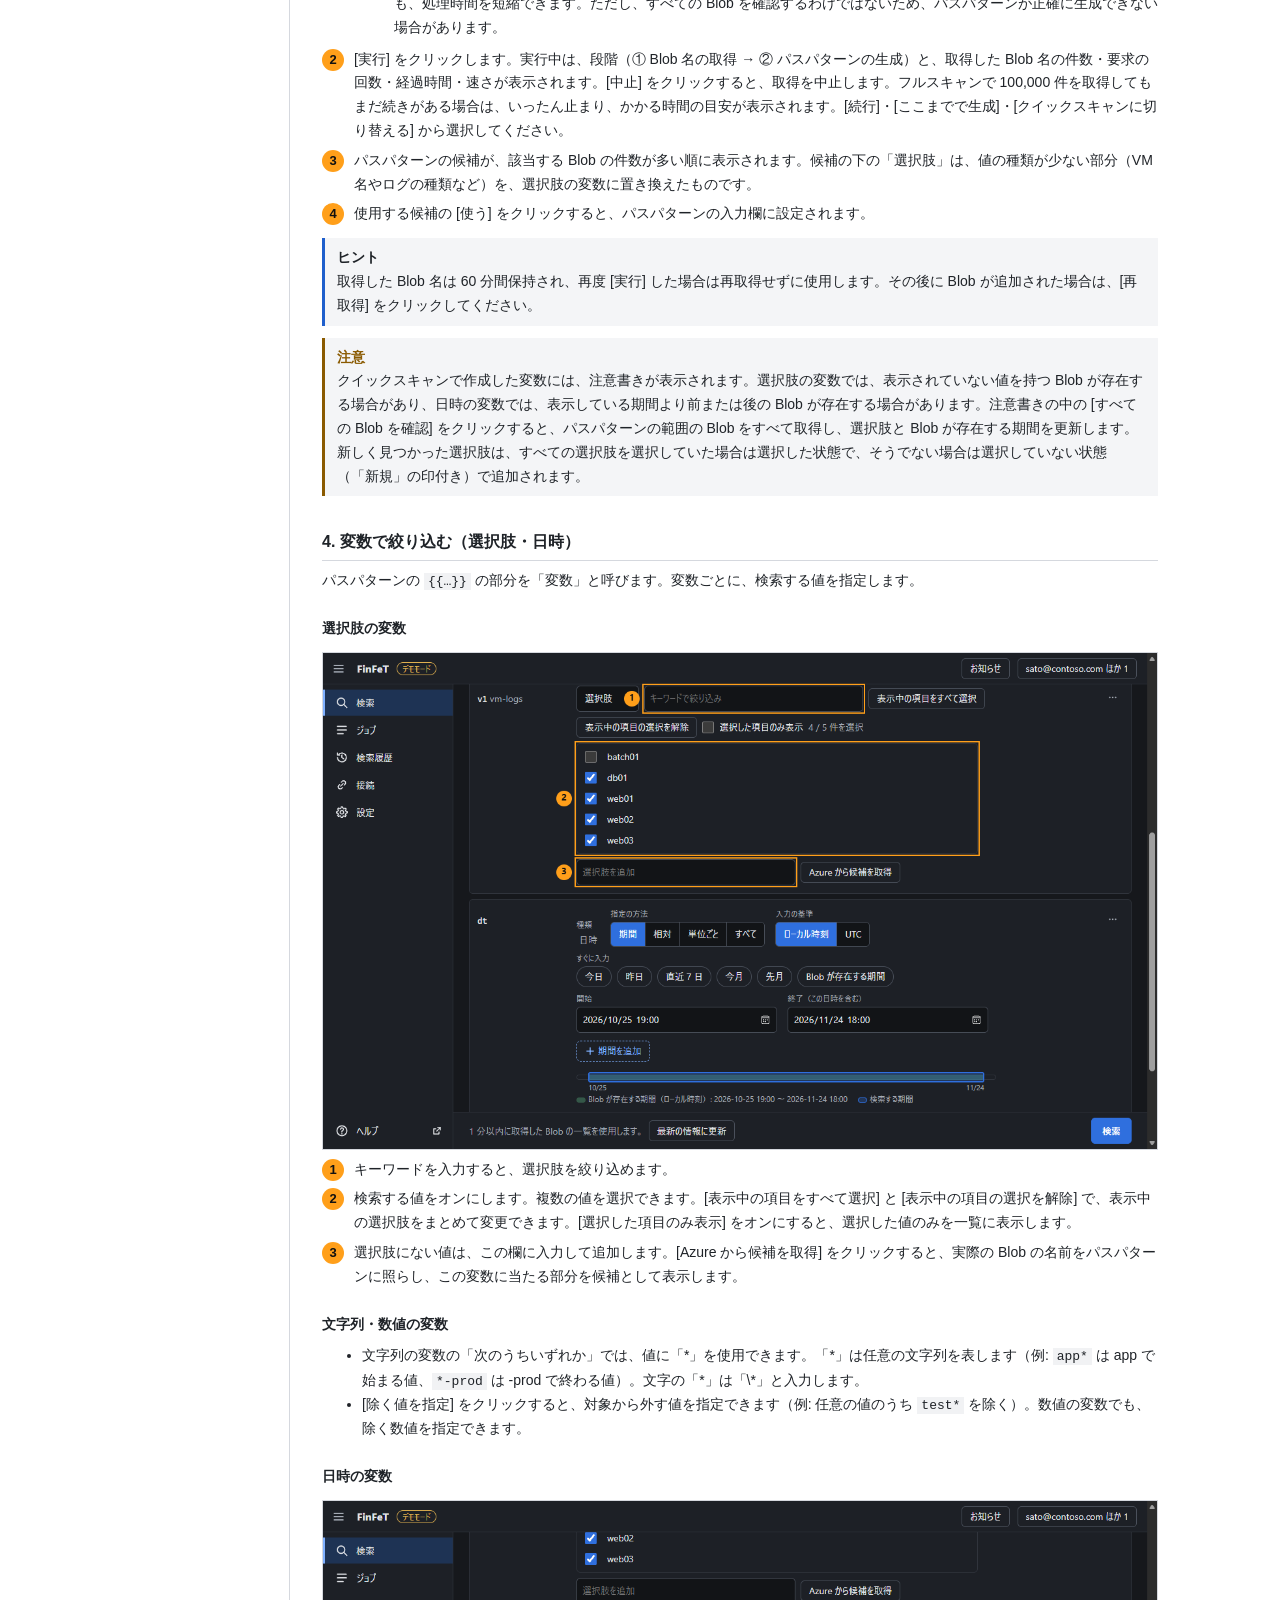
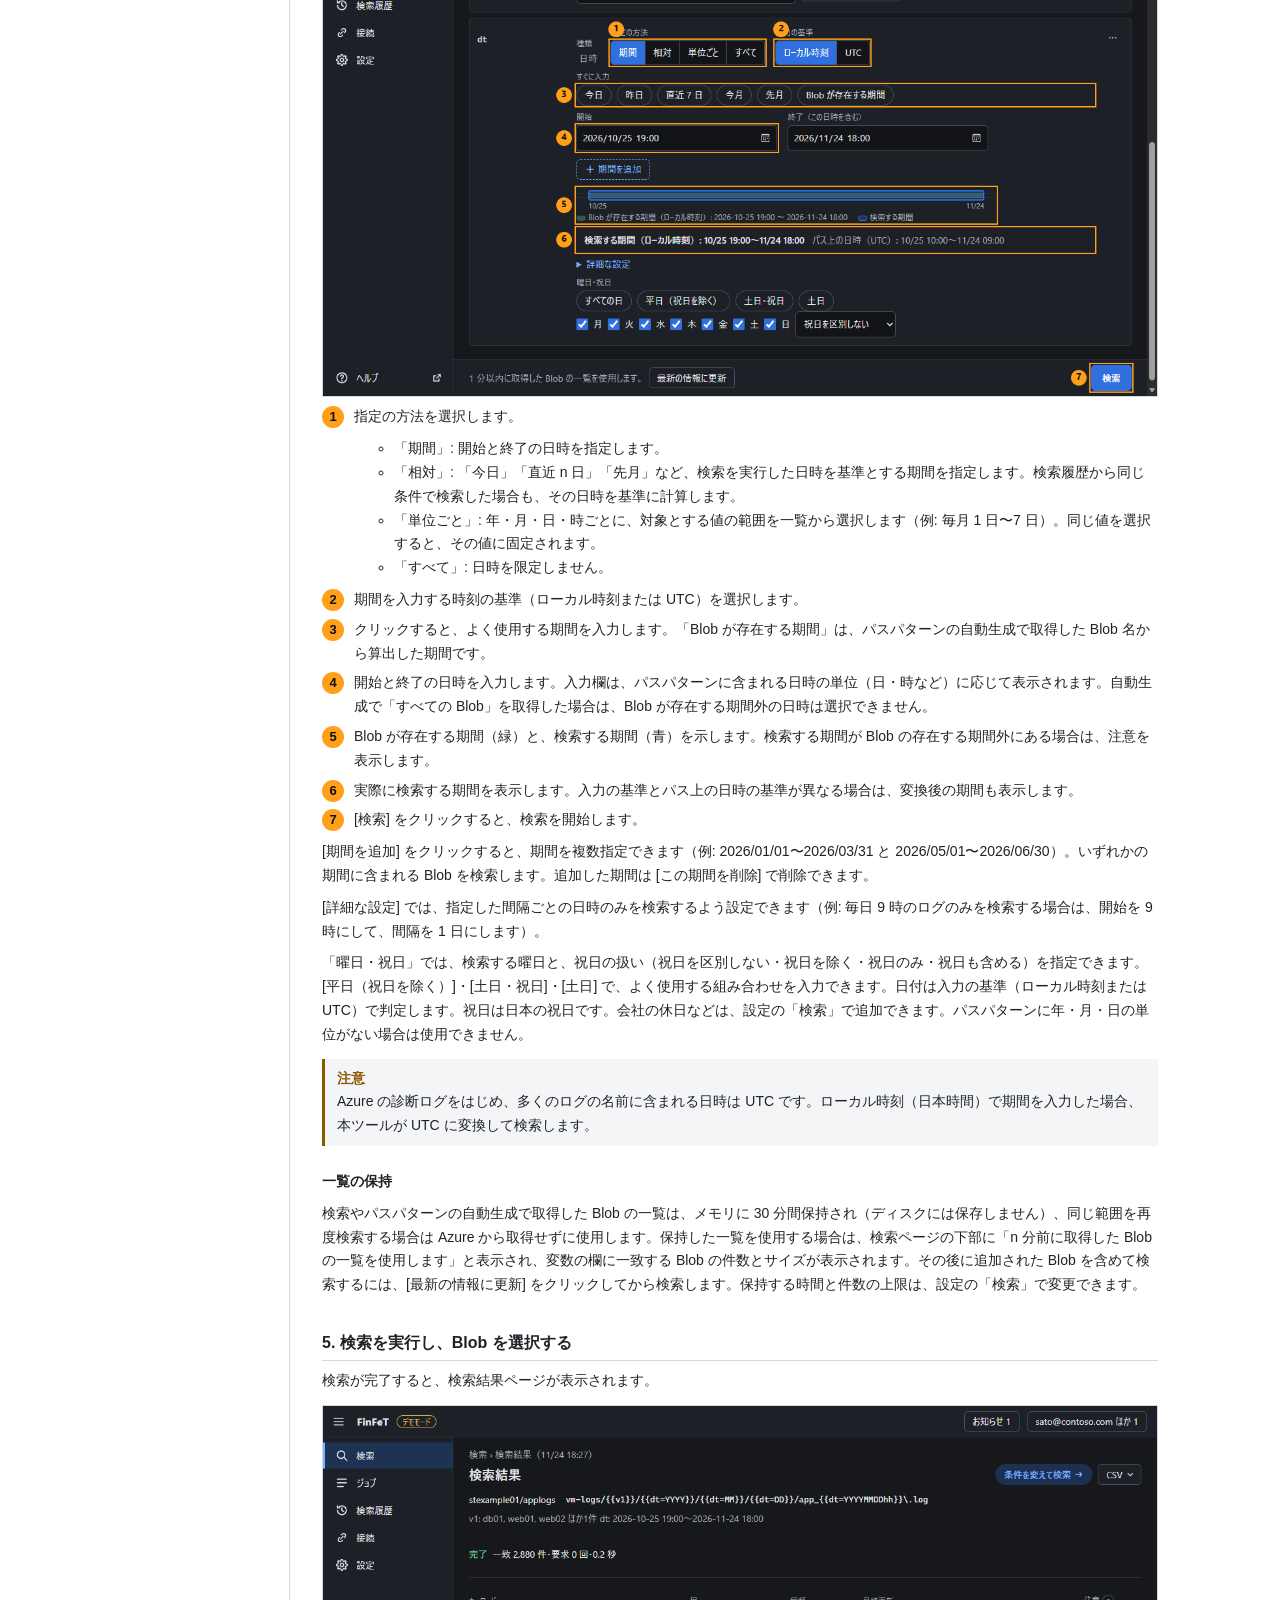
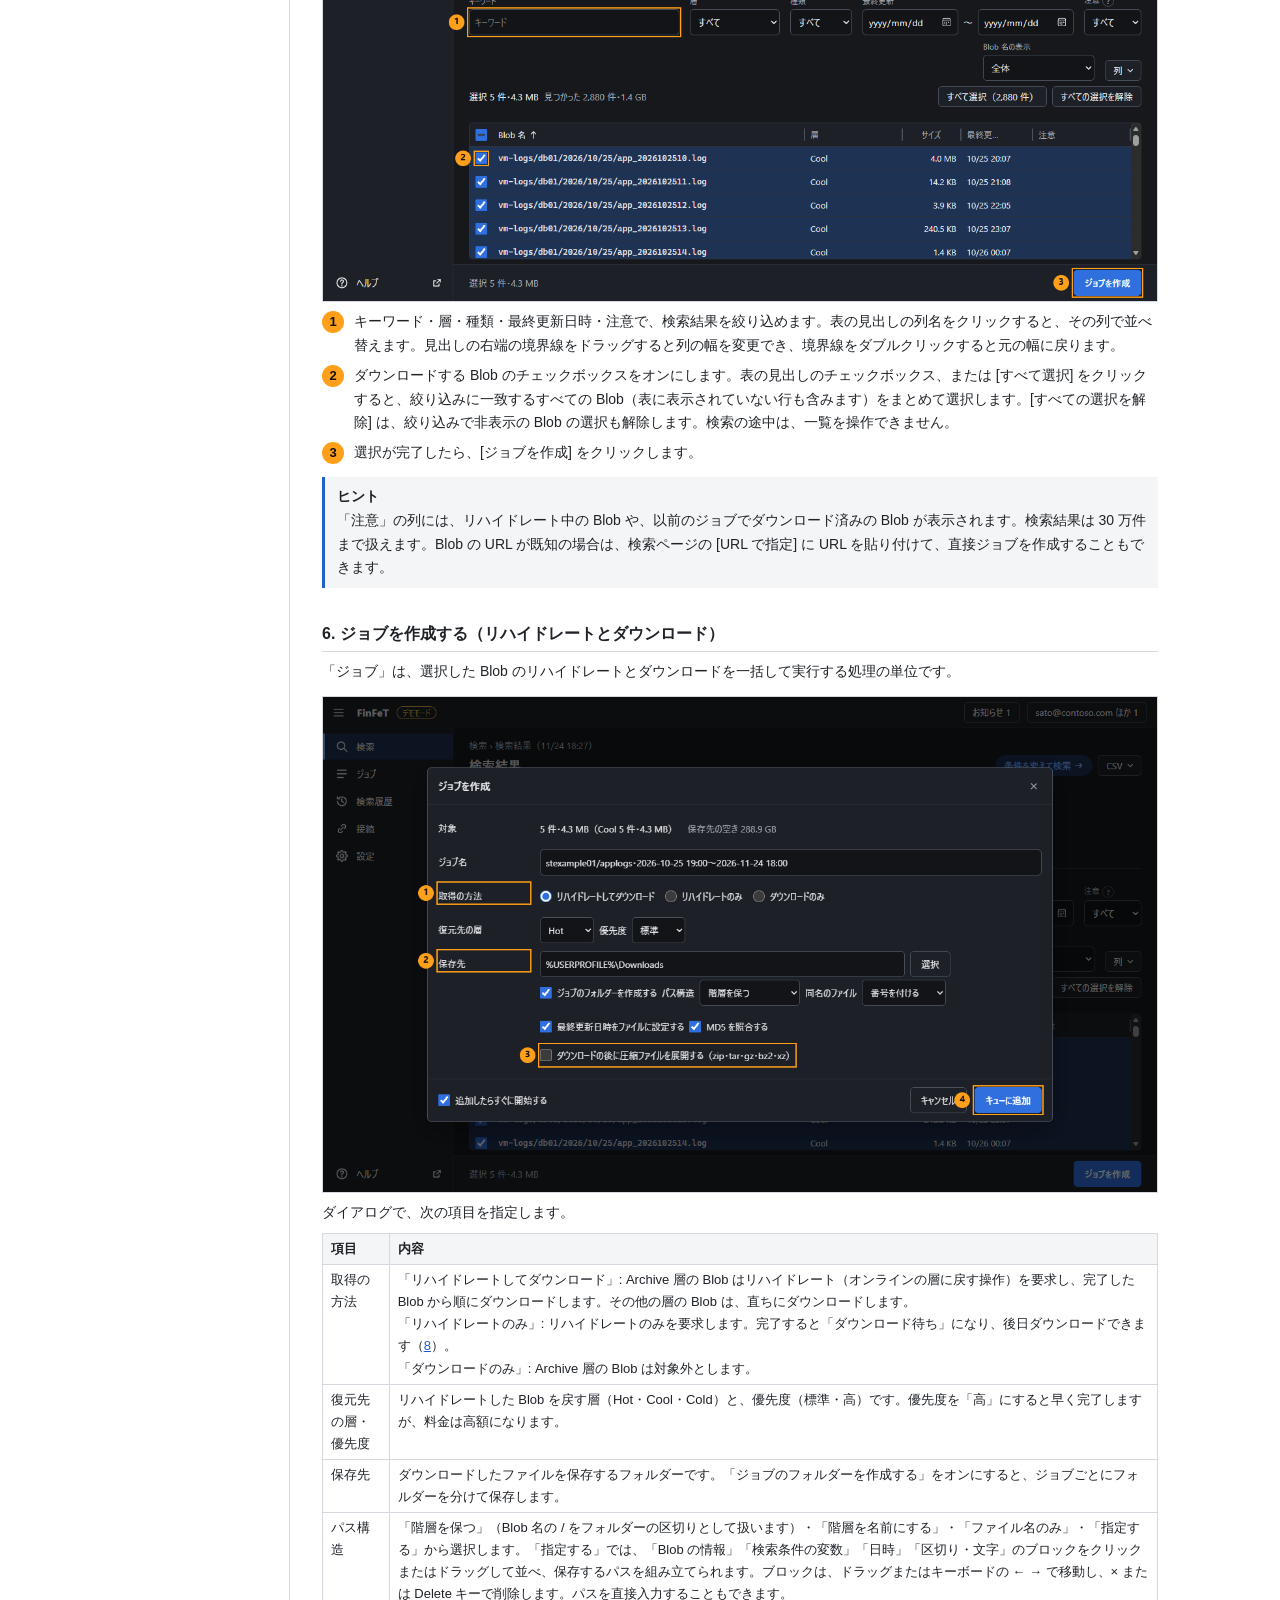
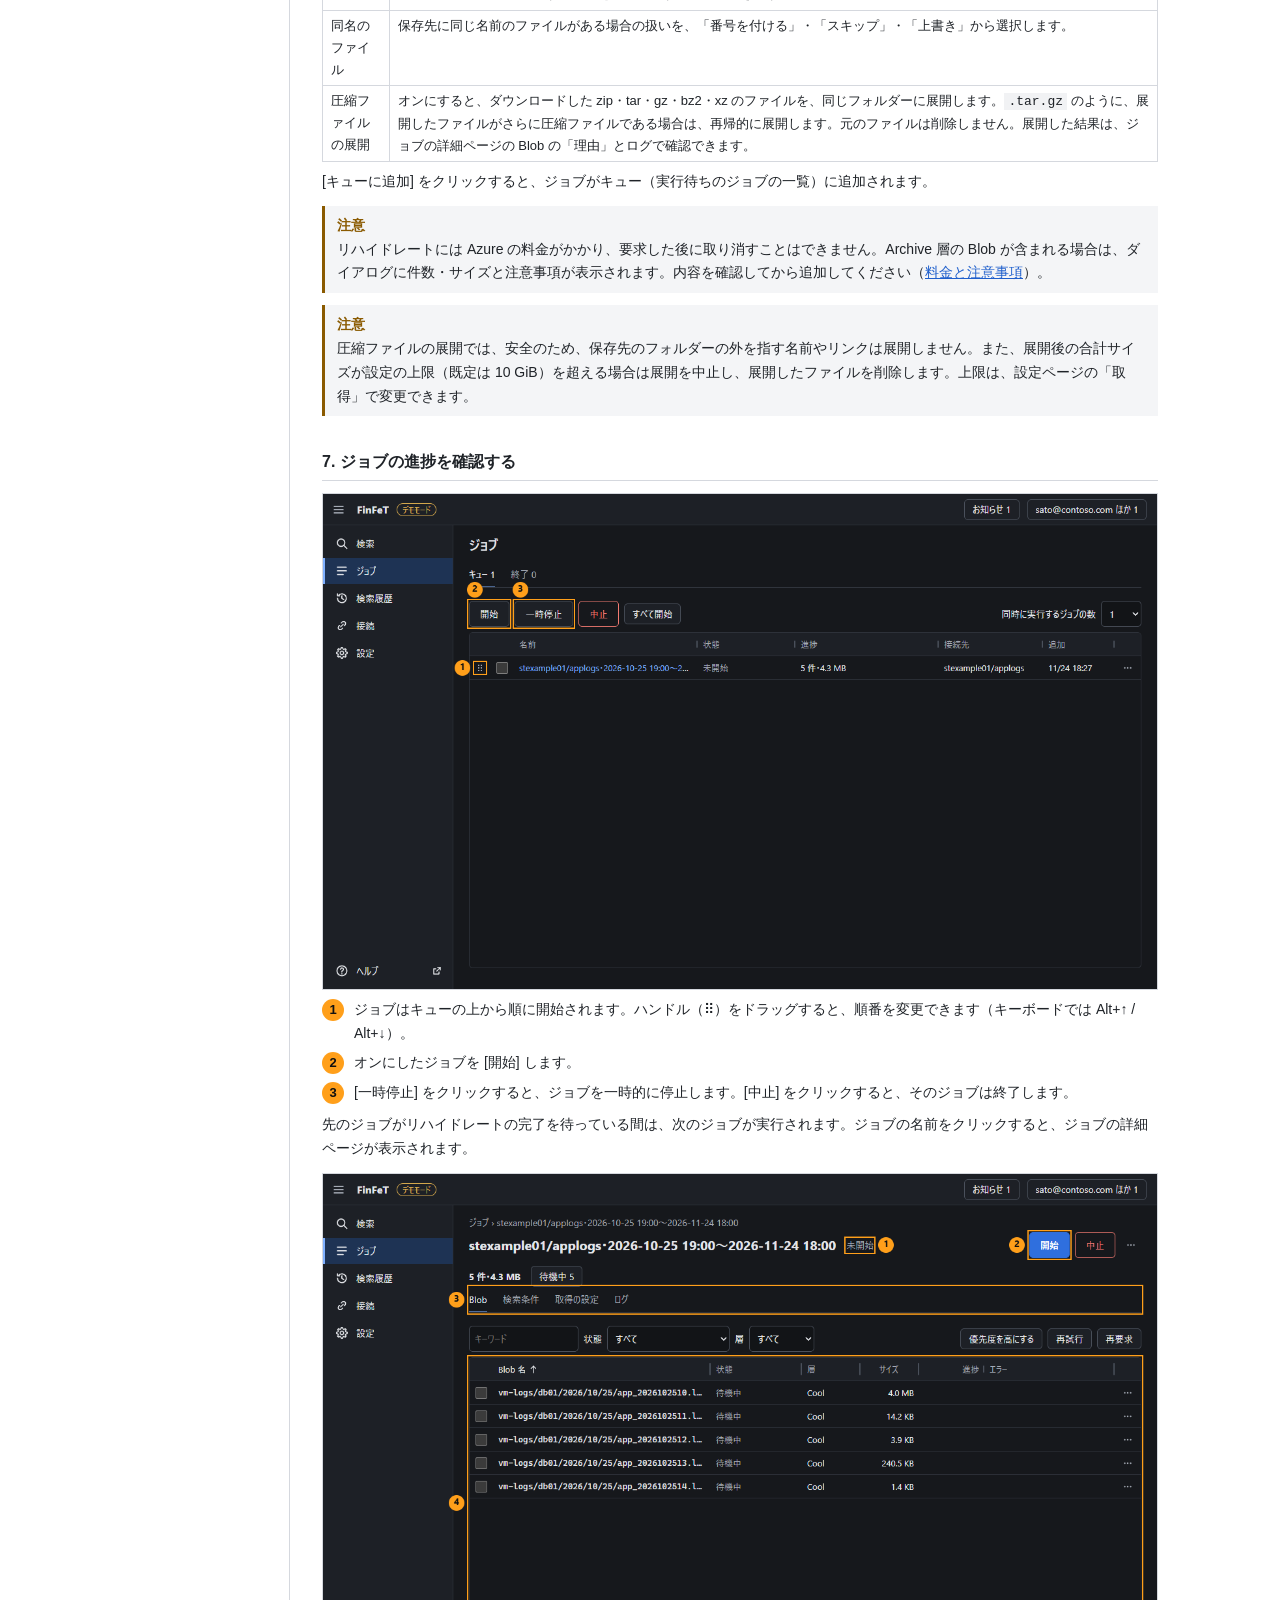
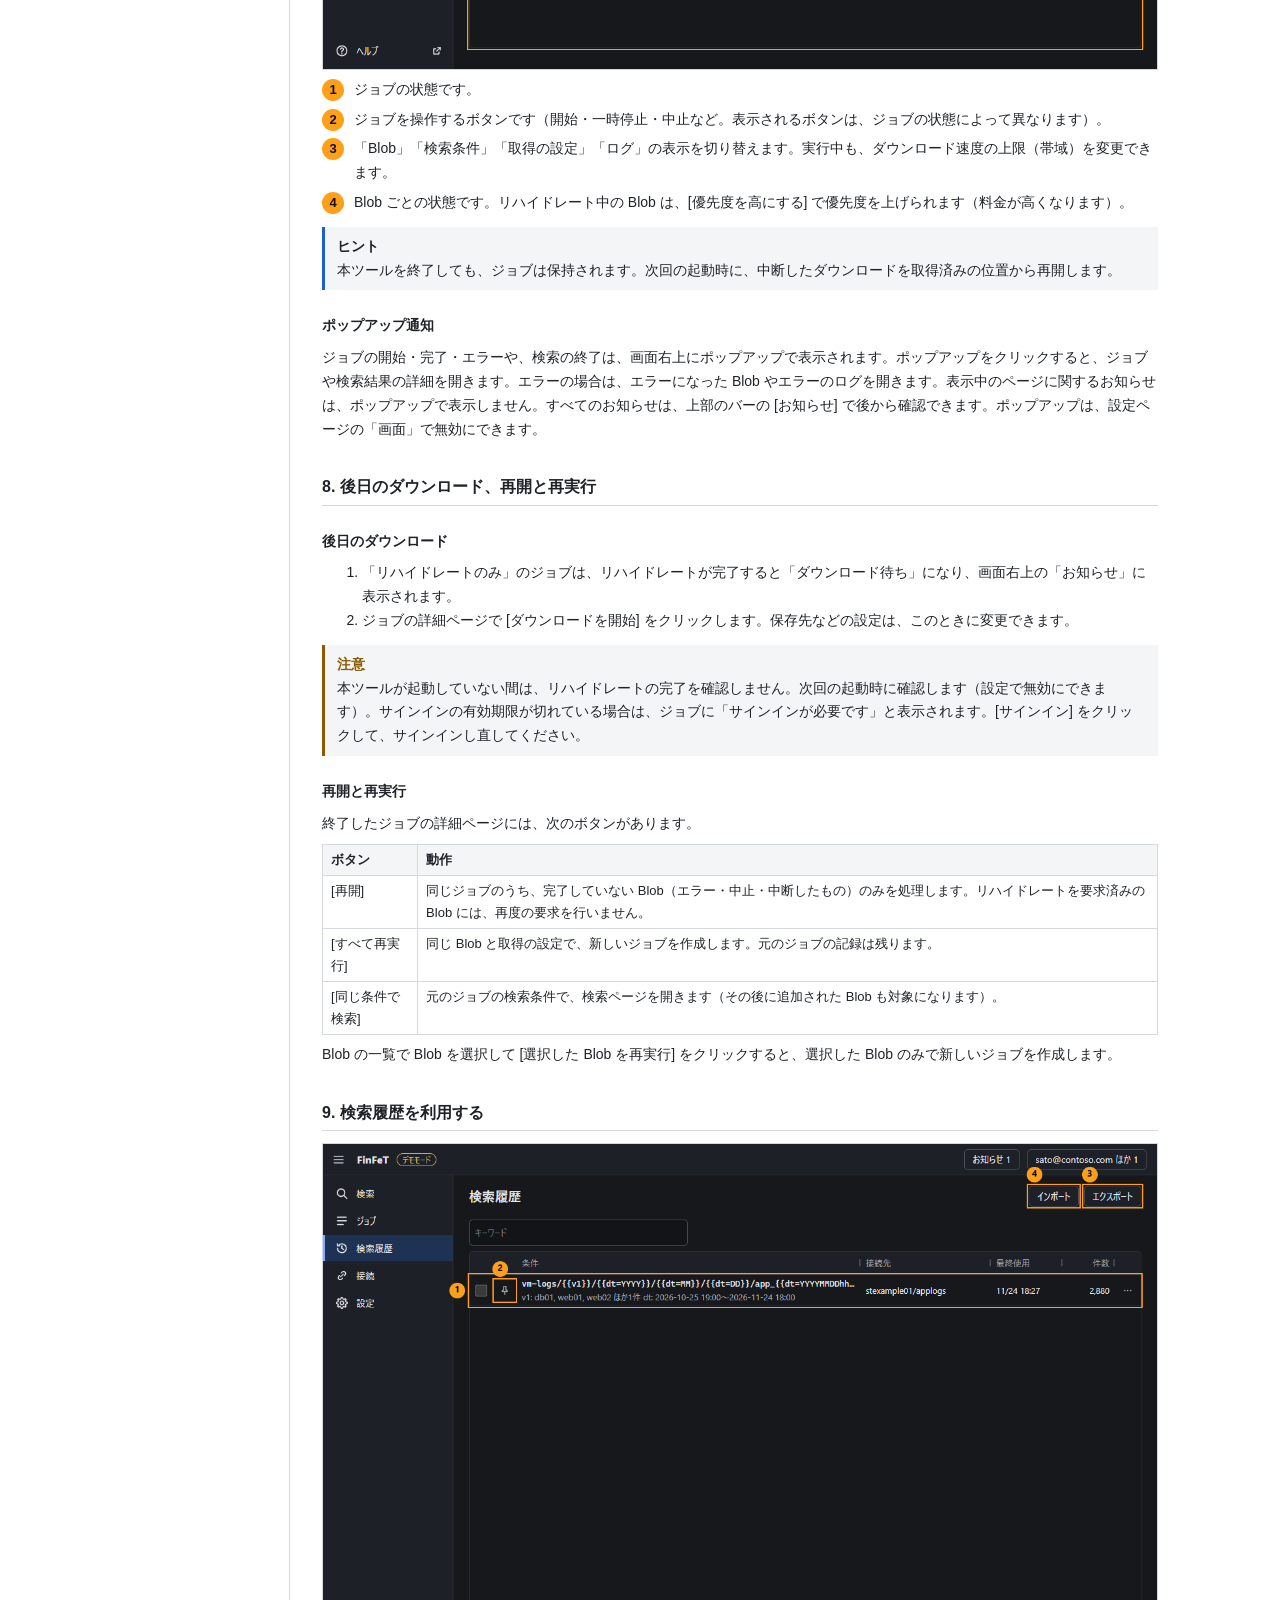
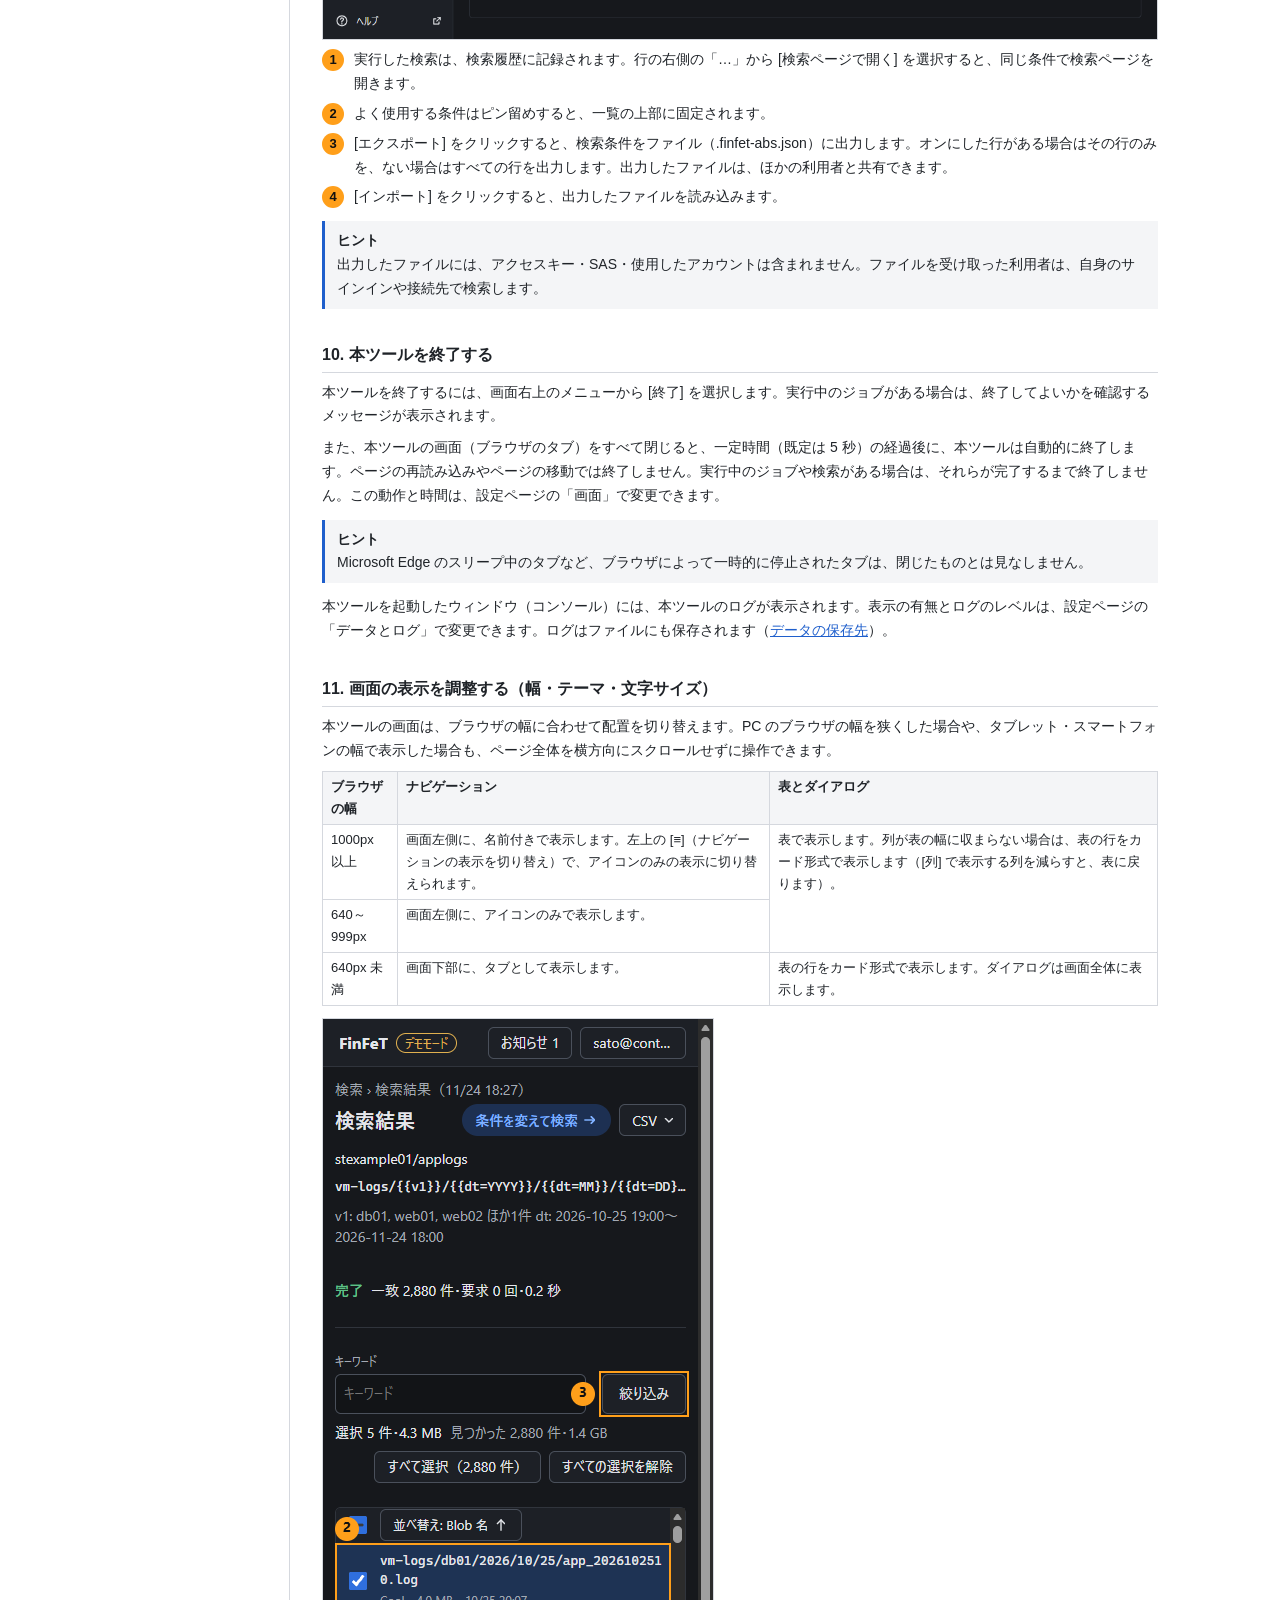
<file: docs/usage.html>
<!doctype html>
<html lang="ja">
<head>
<meta charset="utf-8">
<meta name="viewport" content="width=device-width, initial-scale=1">
<title>使い方 - FinFeT</title>
<link rel="stylesheet" href="docs.css">
</head>
<body>
<div class="layout">
<nav aria-label="ドキュメント">
<div class="title">FinFeT</div>
<a href="index.html">はじめに</a>
<a href="setup.html">導入と更新</a>
<a href="usage.html" aria-current="page">使い方</a>
<a href="patterns.html">パスパターンの記述方法</a>
<a href="permissions.html">必要な権限</a>
<a href="costs.html">料金と注意事項</a>
<a href="troubleshooting.html">トラブルシューティング</a>
<a href="data.html">データの取り扱い</a>
<a href="licenses.html">ライセンス</a>
</nav>
<main>
<h1>使い方</h1>

<p>このページでは、ストレージアカウントの Blob コンテナーに保存されたログを検索し、PC にダウンロードするまでの操作を、画面の流れに沿って説明します。画面の画像内の<span class="mark-sample">1</span>などの番号は、画像下の説明の番号に対応しています。</p>
<p>画像は、Azure に接続せずに操作を試せる「デモモード」の画面です（<code>finfet-abs.bat --demo</code> で起動します）。画像に含まれる名前は、すべて架空のものです。</p>
<div class="point" id="tutorial"><span class="label">チュートリアル</span>実際に操作しながら流れを学ぶ場合は、チュートリアルを使用します。初めて起動したときに表示される確認で [チュートリアルを始める] をクリックするか、設定の「画面」の [チュートリアルを始める] をクリックします。デモモードの FinFeT が新しいタブで開き、架空のデータで、サインインから検索・ダウンロードまでを順に案内します（約 8 分。実際の Azure には接続しません）。チュートリアルは 6 つの章に分かれていて、章の初めに、その章で行うことを説明します。吹き出しには、いまの画面と章の進み具合が表示されます。「操作」の枠の指示に従って操作すると、結果が説明され、[次へ] で次の手順に進みます。[終了] でいつでも終了できます。デモモードのタブを閉じると、デモモードの FinFeT は自動で終了します。</div>

<div class="toc">
<div class="toc-title">目次</div>
<ol>
<li><a href="#signin">サインインする</a></li>
<li><a href="#target">接続先を追加する</a></li>
<li><a href="#pattern">パスパターンを作成する</a></li>
<li><a href="#variables">変数で絞り込む（選択肢・日時）</a></li>
<li><a href="#results">検索を実行し、Blob を選択する</a></li>
<li><a href="#job">ジョブを作成する（リハイドレートとダウンロード）</a></li>
<li><a href="#jobs">ジョブの進捗を確認する</a></li>
<li><a href="#later">後日のダウンロード、再開と再実行</a></li>
<li><a href="#history">検索履歴を利用する</a></li>
<li><a href="#exit">本ツールを終了する</a></li>
<li><a href="#display">画面の表示を調整する（幅・テーマ・文字サイズ）</a></li>
</ol>
</div>

<h2 id="signin">1. サインインする</h2>
<p>Microsoft Entra ID のアカウントで Azure にサインインします。アクセスキー・SAS・接続文字列のみを使用する場合、サインインは不要です。その場合は「<a href="#target">2. 接続先を追加する</a>」に進んでください。</p>
<figure class="shot"><img src="images/01-connections-signin.png" alt="接続ページ。サインインしていない状態" loading="lazy"></figure>
<ol class="marks">
<li>ナビゲーションの [接続] をクリックして接続ページを開き、[サインイン] をクリックします。</li>
</ol>
<figure class="shot"><img src="images/02-signin-dialog.png" alt="サインインのダイアログ" loading="lazy"></figure>
<ol class="marks">
<li>ブラウザの新しいタブに、Microsoft のサインインページが表示されます。表示されない場合は、ここに表示された URL を開いてください。</li>
<li>別のブラウザでサインインする場合は、[コピー] をクリックして URL をコピーし、そのブラウザのアドレスバーに貼り付けます。</li>
</ol>
<p>サインインが完了すると、ダイアログは自動的に閉じます。サインインページのタブは閉じてください。</p>
<div class="point"><span class="label">ヒント</span>サインインページには「Microsoft Azure CLI」と表示されます。これは、本ツールが Azure の開発ツールと同じ方式でサインインするためです（<a href="permissions.html">必要な権限</a>）。</div>

<h3>複数のアカウントを使用する</h3>
<p>業務用と検証用など、複数のアカウントで同時にサインインできます。</p>
<figure class="shot"><img src="images/03-connections-accounts.png" alt="接続ページ。2 つのアカウントでサインインしている状態" loading="lazy"></figure>
<ol class="marks">
<li>サインインしているアカウントの一覧です。「既定」のアカウントは、アカウントを指定していない接続先で使用されます。</li>
<li>[既定にする] をクリックすると、既定のアカウントを変更します。</li>
<li>[アカウントを追加] をクリックすると、別のアカウントでサインインします（アカウントの選択画面が表示されます）。サインアウトは、アカウントごとに行えます。</li>
<li>多要素認証などの条件により使用できないテナント（組織）がある場合に表示されます。[このテナントにサインイン] をクリックすると、そのテナントに改めてサインインします。</li>
</ol>

<h2 id="target">2. 接続先を追加する</h2>
<p>「接続先」は、検索の対象とするストレージアカウントとコンテナーの組み合わせです。接続先は、検索ページで追加します。</p>
<figure class="shot"><img src="images/04-search-empty.png" alt="検索ページ。接続先がない状態" loading="lazy"></figure>
<ol class="marks">
<li>ナビゲーションの [検索] をクリックして検索ページを開き、[接続先を追加] をクリックします。</li>
</ol>
<figure class="shot"><img src="images/05-target-methods.png" alt="接続先の追加のダイアログ。追加の方法を選択する画面" loading="lazy"></figure>
<ol class="marks">
<li>[サインイン中のアカウントから選択] をクリックすると、サインインしたアカウントで利用できるストレージアカウントの一覧から選択できます。通常はこの方法を使用します。サインインしていない場合は、[Microsoft Entra ID でサインインして選択] と表示されます。</li>
<li>アクセスキー・SAS URL・接続文字列を使用する場合は、該当する方法を選択して値を貼り付けます。貼り付けた値は暗号化して保存されます（<a href="data.html">データの取り扱い</a>）。</li>
</ol>
<figure class="shot"><img src="images/06-target-azure.png" alt="サインイン中のアカウントから選択する画面。ストレージアカウントとコンテナーを選択する" loading="lazy"></figure>
<ol class="marks">
<li>複数のアカウントでサインインしている場合は、使用するアカウントを選択します。</li>
<li>「1 ストレージアカウント」の一覧から、ストレージアカウントを選択します。各行には、サブスクリプション・リソースグループ・リージョンが表示されます。キーワードで一覧を絞り込めます。一覧の取得中は、取得している段階（テナント）、見つかった件数、経過時間が表示されます。サブスクリプションが多い場合は、数十秒かかる場合があります。</li>
<li>「2 コンテナー」の一覧で、検索の対象とするコンテナーをオンにします。複数のコンテナーを選択できます。[表示中の項目をすべて選択] で、絞り込んで表示しているコンテナーをまとめて選択できます。選択したコンテナーは下の「選択」の行に表示され、ストレージアカウントの行には選択した件数が表示されます。</li>
<li>[追加] をクリックすると、検索ページに接続先が追加されます。</li>
</ol>
<div class="point"><span class="label">ヒント</span>認証方式で「アクセスキー」を選択すると、サインインしたアカウントの権限でアクセスキーを取得して使用します。どちらの方式を使用するかは、所属する組織の規程に従ってください（<a href="permissions.html">必要な権限</a>）。</div>

<h2 id="pattern">3. パスパターンを作成する</h2>
<p>「パスパターン」は、検索する Blob の名前の規則です。たとえば <code>vm-logs/web01/2026/11/21/app_2026112109.log</code> のような名前のログは、日付や VM の名前の部分を変数にすることで、まとめて検索できます。</p>
<p>パスパターンの記述方法が不明な場合は、<strong>[パスパターンを自動生成]</strong> を使用します。本ツールがコンテナー内の Blob 名を調べ、パスパターンの候補を作成します。</p>
<figure class="shot"><img src="images/07-search-target.png" alt="検索ページ。接続先を追加した後" loading="lazy"></figure>
<ol class="marks">
<li>パスパターンの入力欄です。直接入力することもできます（<a href="patterns.html">パスパターンの記述方法</a>）。</li>
<li>[パスパターンを自動生成] をクリックすると、次のダイアログが表示されます。</li>
<li>診断設定のログなど、一般的な形式の Blob は、[既知の形式から作成] で一覧から選択できます。</li>
</ol>
<figure class="shot"><img src="images/08-infer-dialog.png" alt="パスパターンを自動生成のダイアログ。候補が表示された状態" loading="lazy"></figure>
<ol class="marks">
<li>Blob 名を収集する範囲を選択します。
<ul>
<li>「フルスキャン」（おすすめ）: すべての Blob 名を取得します。パスパターンを正確に生成でき、Blob が存在する期間の始まりと終わりも正確に把握できます。Blob の件数が多い場合は時間がかかりますが、取得の途中で [ここまでで生成] をクリックすると、それまでに取得した Blob 名から生成できます。</li>
<li>「クイックスキャン」: 階層ごとに一部の Blob 名のみを取得します。コンテナー内の Blob が数十万件を超える場合でも、処理時間を短縮できます。ただし、すべての Blob を確認するわけではないため、パスパターンが正確に生成できない場合があります。</li>
</ul></li>
<li>[実行] をクリックします。実行中は、段階（① Blob 名の取得 → ② パスパターンの生成）と、取得した Blob 名の件数・要求の回数・経過時間・速さが表示されます。[中止] をクリックすると、取得を中止します。フルスキャンで 100,000 件を取得してもまだ続きがある場合は、いったん止まり、かかる時間の目安が表示されます。[続行]・[ここまでで生成]・[クイックスキャンに切り替える] から選択してください。</li>
<li>パスパターンの候補が、該当する Blob の件数が多い順に表示されます。候補の下の「選択肢」は、値の種類が少ない部分（VM 名やログの種類など）を、選択肢の変数に置き換えたものです。</li>
<li>使用する候補の [使う] をクリックすると、パスパターンの入力欄に設定されます。</li>
</ol>
<div class="point"><span class="label">ヒント</span>取得した Blob 名は 60 分間保持され、再度 [実行] した場合は再取得せずに使用します。その後に Blob が追加された場合は、[再取得] をクリックしてください。</div>
<div class="note"><span class="label">注意</span>クイックスキャンで作成した変数には、注意書きが表示されます。選択肢の変数では、表示されていない値を持つ Blob が存在する場合があり、日時の変数では、表示している期間より前または後の Blob が存在する場合があります。注意書きの中の [すべての Blob を確認] をクリックすると、パスパターンの範囲の Blob をすべて取得し、選択肢と Blob が存在する期間を更新します。新しく見つかった選択肢は、すべての選択肢を選択していた場合は選択した状態で、そうでない場合は選択していない状態（「新規」の印付き）で追加されます。</div>

<h2 id="variables">4. 変数で絞り込む（選択肢・日時）</h2>
<p>パスパターンの <code>{{…}}</code> の部分を「変数」と呼びます。変数ごとに、検索する値を指定します。</p>

<h3>選択肢の変数</h3>
<figure class="shot"><img src="images/09-variables.png" alt="検索ページの変数の欄。選択肢の変数" loading="lazy"></figure>
<ol class="marks">
<li>キーワードを入力すると、選択肢を絞り込めます。</li>
<li>検索する値をオンにします。複数の値を選択できます。[表示中の項目をすべて選択] と [表示中の項目の選択を解除] で、表示中の選択肢をまとめて変更できます。[選択した項目のみ表示] をオンにすると、選択した値のみを一覧に表示します。</li>
<li>選択肢にない値は、この欄に入力して追加します。[Azure から候補を取得] をクリックすると、実際の Blob の名前をパスパターンに照らし、この変数に当たる部分を候補として表示します。</li>
</ol>

<h3>文字列・数値の変数</h3>
<ul>
<li>文字列の変数の「次のうちいずれか」では、値に「*」を使用できます。「*」は任意の文字列を表します（例: <code>app*</code> は app で始まる値、<code>*-prod</code> は -prod で終わる値）。文字の「*」は「\*」と入力します。</li>
<li>[除く値を指定] をクリックすると、対象から外す値を指定できます（例: 任意の値のうち <code>test*</code> を除く）。数値の変数でも、除く数値を指定できます。</li>
</ul>

<h3>日時の変数</h3>
<figure class="shot"><img src="images/09b-datetime.png" alt="検索ページの変数の欄。日時の変数" loading="lazy"></figure>
<ol class="marks">
<li>指定の方法を選択します。
<ul>
<li>「期間」: 開始と終了の日時を指定します。</li>
<li>「相対」: 「今日」「直近 n 日」「先月」など、検索を実行した日時を基準とする期間を指定します。検索履歴から同じ条件で検索した場合も、その日時を基準に計算します。</li>
<li>「単位ごと」: 年・月・日・時ごとに、対象とする値の範囲を一覧から選択します（例: 毎月 1 日〜7 日）。同じ値を選択すると、その値に固定されます。</li>
<li>「すべて」: 日時を限定しません。</li>
</ul></li>
<li>期間を入力する時刻の基準（ローカル時刻または UTC）を選択します。</li>
<li>クリックすると、よく使用する期間を入力します。「Blob が存在する期間」は、パスパターンの自動生成で取得した Blob 名から算出した期間です。</li>
<li>開始と終了の日時を入力します。入力欄は、パスパターンに含まれる日時の単位（日・時など）に応じて表示されます。自動生成で「すべての Blob」を取得した場合は、Blob が存在する期間外の日時は選択できません。</li>
<li>Blob が存在する期間（緑）と、検索する期間（青）を示します。検索する期間が Blob の存在する期間外にある場合は、注意を表示します。</li>
<li>実際に検索する期間を表示します。入力の基準とパス上の日時の基準が異なる場合は、変換後の期間も表示します。</li>
<li>[検索] をクリックすると、検索を開始します。</li>
</ol>
<p>[期間を追加] をクリックすると、期間を複数指定できます（例: 2026/01/01〜2026/03/31 と 2026/05/01〜2026/06/30）。いずれかの期間に含まれる Blob を検索します。追加した期間は [この期間を削除] で削除できます。</p>
<p>[詳細な設定] では、指定した間隔ごとの日時のみを検索するよう設定できます（例: 毎日 9 時のログのみを検索する場合は、開始を 9 時にして、間隔を 1 日にします）。</p>
<p>「曜日・祝日」では、検索する曜日と、祝日の扱い（祝日を区別しない・祝日を除く・祝日のみ・祝日も含める）を指定できます。[平日（祝日を除く）]・[土日・祝日]・[土日] で、よく使用する組み合わせを入力できます。日付は入力の基準（ローカル時刻または UTC）で判定します。祝日は日本の祝日です。会社の休日などは、設定の「検索」で追加できます。パスパターンに年・月・日の単位がない場合は使用できません。</p>
<div class="note"><span class="label">注意</span>Azure の診断ログをはじめ、多くのログの名前に含まれる日時は UTC です。ローカル時刻（日本時間）で期間を入力した場合、本ツールが UTC に変換して検索します。</div>

<h3>一覧の保持</h3>
<p>検索やパスパターンの自動生成で取得した Blob の一覧は、メモリに 30 分間保持され（ディスクには保存しません）、同じ範囲を再度検索する場合は Azure から取得せずに使用します。保持した一覧を使用する場合は、検索ページの下部に「n 分前に取得した Blob の一覧を使用します」と表示され、変数の欄に一致する Blob の件数とサイズが表示されます。その後に追加された Blob を含めて検索するには、[最新の情報に更新] をクリックしてから検索します。保持する時間と件数の上限は、設定の「検索」で変更できます。</p>

<h2 id="results">5. 検索を実行し、Blob を選択する</h2>
<p>検索が完了すると、検索結果ページが表示されます。</p>
<figure class="shot"><img src="images/10-results.png" alt="検索結果ページ" loading="lazy"></figure>
<ol class="marks">
<li>キーワード・層・種類・最終更新日時・注意で、検索結果を絞り込めます。表の見出しの列名をクリックすると、その列で並べ替えます。見出しの右端の境界線をドラッグすると列の幅を変更でき、境界線をダブルクリックすると元の幅に戻ります。</li>
<li>ダウンロードする Blob のチェックボックスをオンにします。表の見出しのチェックボックス、または [すべて選択] をクリックすると、絞り込みに一致するすべての Blob（表に表示されていない行も含みます）をまとめて選択します。[すべての選択を解除] は、絞り込みで非表示の Blob の選択も解除します。検索の途中は、一覧を操作できません。</li>
<li>選択が完了したら、[ジョブを作成] をクリックします。</li>
</ol>
<div class="point"><span class="label">ヒント</span>「注意」の列には、リハイドレート中の Blob や、以前のジョブでダウンロード済みの Blob が表示されます。検索結果は 30 万件まで扱えます。Blob の URL が既知の場合は、検索ページの [URL で指定] に URL を貼り付けて、直接ジョブを作成することもできます。</div>

<h2 id="job">6. ジョブを作成する（リハイドレートとダウンロード）</h2>
<p>「ジョブ」は、選択した Blob のリハイドレートとダウンロードを一括して実行する処理の単位です。</p>
<figure class="shot"><img src="images/11-job-dialog.png" alt="ジョブを作成のダイアログ" loading="lazy"></figure>
<p>ダイアログで、次の項目を指定します。</p>
<table>
<tr><th>項目</th><th>内容</th></tr>
<tr><td>取得の方法</td><td>
「リハイドレートしてダウンロード」: Archive 層の Blob はリハイドレート（オンラインの層に戻す操作）を要求し、完了した Blob から順にダウンロードします。その他の層の Blob は、直ちにダウンロードします。<br>
「リハイドレートのみ」: リハイドレートのみを要求します。完了すると「ダウンロード待ち」になり、後日ダウンロードできます（<a href="#later">8</a>）。<br>
「ダウンロードのみ」: Archive 層の Blob は対象外とします。</td></tr>
<tr><td>復元先の層・優先度</td><td>リハイドレートした Blob を戻す層（Hot・Cool・Cold）と、優先度（標準・高）です。優先度を「高」にすると早く完了しますが、料金は高額になります。</td></tr>
<tr><td>保存先</td><td>ダウンロードしたファイルを保存するフォルダーです。「ジョブのフォルダーを作成する」をオンにすると、ジョブごとにフォルダーを分けて保存します。</td></tr>
<tr><td>パス構造</td><td>「階層を保つ」（Blob 名の / をフォルダーの区切りとして扱います）・「階層を名前にする」・「ファイル名のみ」・「指定する」から選択します。「指定する」では、「Blob の情報」「検索条件の変数」「日時」「区切り・文字」のブロックをクリックまたはドラッグして並べ、保存するパスを組み立てられます。ブロックは、ドラッグまたはキーボードの ← → で移動し、× または Delete キーで削除します。パスを直接入力することもできます。</td></tr>
<tr><td>同名のファイル</td><td>保存先に同じ名前のファイルがある場合の扱いを、「番号を付ける」・「スキップ」・「上書き」から選択します。</td></tr>
<tr><td>圧縮ファイルの展開</td><td>オンにすると、ダウンロードした zip・tar・gz・bz2・xz のファイルを、同じフォルダーに展開します。<code>.tar.gz</code> のように、展開したファイルがさらに圧縮ファイルである場合は、再帰的に展開します。元のファイルは削除しません。展開した結果は、ジョブの詳細ページの Blob の「理由」とログで確認できます。</td></tr>
</table>
<p>[キューに追加] をクリックすると、ジョブがキュー（実行待ちのジョブの一覧）に追加されます。</p>
<div class="note"><span class="label">注意</span>リハイドレートには Azure の料金がかかり、要求した後に取り消すことはできません。Archive 層の Blob が含まれる場合は、ダイアログに件数・サイズと注意事項が表示されます。内容を確認してから追加してください（<a href="costs.html">料金と注意事項</a>）。</div>
<div class="note"><span class="label">注意</span>圧縮ファイルの展開では、安全のため、保存先のフォルダーの外を指す名前やリンクは展開しません。また、展開後の合計サイズが設定の上限（既定は 10 GiB）を超える場合は展開を中止し、展開したファイルを削除します。上限は、設定ページの「取得」で変更できます。</div>

<h2 id="jobs">7. ジョブの進捗を確認する</h2>
<figure class="shot"><img src="images/12-jobs.png" alt="ジョブページ（キュー）" loading="lazy"></figure>
<ol class="marks">
<li>ジョブはキューの上から順に開始されます。ハンドル（⠿）をドラッグすると、順番を変更できます（キーボードでは Alt+↑ / Alt+↓）。</li>
<li>オンにしたジョブを [開始] します。</li>
<li>[一時停止] をクリックすると、ジョブを一時的に停止します。[中止] をクリックすると、そのジョブは終了します。</li>
</ol>
<p>先のジョブがリハイドレートの完了を待っている間は、次のジョブが実行されます。ジョブの名前をクリックすると、ジョブの詳細ページが表示されます。</p>
<figure class="shot"><img src="images/13-job-detail.png" alt="ジョブの詳細ページ" loading="lazy"></figure>
<ol class="marks">
<li>ジョブの状態です。</li>
<li>ジョブを操作するボタンです（開始・一時停止・中止など。表示されるボタンは、ジョブの状態によって異なります）。</li>
<li>「Blob」「検索条件」「取得の設定」「ログ」の表示を切り替えます。実行中も、ダウンロード速度の上限（帯域）を変更できます。</li>
<li>Blob ごとの状態です。リハイドレート中の Blob は、[優先度を高にする] で優先度を上げられます（料金が高くなります）。</li>
</ol>
<div class="point"><span class="label">ヒント</span>本ツールを終了しても、ジョブは保持されます。次回の起動時に、中断したダウンロードを取得済みの位置から再開します。</div>
<h3>ポップアップ通知</h3>
<p>ジョブの開始・完了・エラーや、検索の終了は、画面右上にポップアップで表示されます。ポップアップをクリックすると、ジョブや検索結果の詳細を開きます。エラーの場合は、エラーになった Blob やエラーのログを開きます。表示中のページに関するお知らせは、ポップアップで表示しません。すべてのお知らせは、上部のバーの [お知らせ] で後から確認できます。ポップアップは、設定ページの「画面」で無効にできます。</p>

<h2 id="later">8. 後日のダウンロード、再開と再実行</h2>
<h3>後日のダウンロード</h3>
<ol>
<li>「リハイドレートのみ」のジョブは、リハイドレートが完了すると「ダウンロード待ち」になり、画面右上の「お知らせ」に表示されます。</li>
<li>ジョブの詳細ページで [ダウンロードを開始] をクリックします。保存先などの設定は、このときに変更できます。</li>
</ol>
<div class="note"><span class="label">注意</span>本ツールが起動していない間は、リハイドレートの完了を確認しません。次回の起動時に確認します（設定で無効にできます）。サインインの有効期限が切れている場合は、ジョブに「サインインが必要です」と表示されます。[サインイン] をクリックして、サインインし直してください。</div>
<h3>再開と再実行</h3>
<p>終了したジョブの詳細ページには、次のボタンがあります。</p>
<table>
<tr><th>ボタン</th><th>動作</th></tr>
<tr><td>[再開]</td><td>同じジョブのうち、完了していない Blob（エラー・中止・中断したもの）のみを処理します。リハイドレートを要求済みの Blob には、再度の要求を行いません。</td></tr>
<tr><td>[すべて再実行]</td><td>同じ Blob と取得の設定で、新しいジョブを作成します。元のジョブの記録は残ります。</td></tr>
<tr><td>[同じ条件で検索]</td><td>元のジョブの検索条件で、検索ページを開きます（その後に追加された Blob も対象になります）。</td></tr>
</table>
<p>Blob の一覧で Blob を選択して [選択した Blob を再実行] をクリックすると、選択した Blob のみで新しいジョブを作成します。</p>

<h2 id="history">9. 検索履歴を利用する</h2>
<figure class="shot"><img src="images/14-history.png" alt="検索履歴ページ" loading="lazy"></figure>
<ol class="marks">
<li>実行した検索は、検索履歴に記録されます。行の右側の「…」から [検索ページで開く] を選択すると、同じ条件で検索ページを開きます。</li>
<li>よく使用する条件はピン留めすると、一覧の上部に固定されます。</li>
<li>[エクスポート] をクリックすると、検索条件をファイル（.finfet-abs.json）に出力します。オンにした行がある場合はその行のみを、ない場合はすべての行を出力します。出力したファイルは、ほかの利用者と共有できます。</li>
<li>[インポート] をクリックすると、出力したファイルを読み込みます。</li>
</ol>
<div class="point"><span class="label">ヒント</span>出力したファイルには、アクセスキー・SAS・使用したアカウントは含まれません。ファイルを受け取った利用者は、自身のサインインや接続先で検索します。</div>

<h2 id="exit">10. 本ツールを終了する</h2>
<p>本ツールを終了するには、画面右上のメニューから [終了] を選択します。実行中のジョブがある場合は、終了してよいかを確認するメッセージが表示されます。</p>
<p>また、本ツールの画面（ブラウザのタブ）をすべて閉じると、一定時間（既定は 5 秒）の経過後に、本ツールは自動的に終了します。ページの再読み込みやページの移動では終了しません。実行中のジョブや検索がある場合は、それらが完了するまで終了しません。この動作と時間は、設定ページの「画面」で変更できます。</p>
<div class="point"><span class="label">ヒント</span>Microsoft Edge のスリープ中のタブなど、ブラウザによって一時的に停止されたタブは、閉じたものとは見なしません。</div>
<p>本ツールを起動したウィンドウ（コンソール）には、本ツールのログが表示されます。表示の有無とログのレベルは、設定ページの「データとログ」で変更できます。ログはファイルにも保存されます（<a href="data.html">データの保存先</a>）。</p>

<h2 id="display">11. 画面の表示を調整する（幅・テーマ・文字サイズ）</h2>
<p>本ツールの画面は、ブラウザの幅に合わせて配置を切り替えます。PC のブラウザの幅を狭くした場合や、タブレット・スマートフォンの幅で表示した場合も、ページ全体を横方向にスクロールせずに操作できます。</p>
<table>
<thead><tr><th>ブラウザの幅</th><th>ナビゲーション</th><th>表とダイアログ</th></tr></thead>
<tbody>
<tr><td>1000px 以上</td><td>画面左側に、名前付きで表示します。左上の [≡]（ナビゲーションの表示を切り替え）で、アイコンのみの表示に切り替えられます。</td><td rowspan="2">表で表示します。列が表の幅に収まらない場合は、表の行をカード形式で表示します（[列] で表示する列を減らすと、表に戻ります）。</td></tr>
<tr><td>640～999px</td><td>画面左側に、アイコンのみで表示します。</td></tr>
<tr><td>640px 未満</td><td>画面下部に、タブとして表示します。</td><td>表の行をカード形式で表示します。ダイアログは画面全体に表示します。</td></tr>
</tbody>
</table>
<figure class="shot narrow"><img src="images/15-narrow.png" alt="幅が狭い場合の検索結果ページ。画面下部にタブ、検索結果をカード形式で表示" loading="lazy"></figure>
<ol class="marks">
<li>ページは、画面下部のタブで切り替えます。ヘルプは、右上のアカウントメニューから開きます。</li>
<li>検索結果は、1 件ずつカード形式で表示します。Blob 名の下に、層・サイズ・最終更新日時を表示します。並べ替える項目は、[並べ替え] で選択します。</li>
<li>キーワード以外の条件（層・種類・最終更新・注意）は、[絞り込み] をクリックすると表示されます。適用中の条件の数は、ボタンに表示されます。</li>
</ol>
<p>検索・ジョブの作成などの主要な操作ボタンは、スクロール位置にかかわらず画面下部に表示されます。</p>
<p>ブラウザの幅が広い場合は、内容の幅を一定までに抑えて、画面の中央に表示します（視線の移動を少なくするため）。</p>
<p>テーマと文字サイズは、設定ページの「画面」で変更します。</p>
<figure class="shot"><img src="images/16-settings-look.png" alt="設定ページの「画面」。テーマ・文字サイズ・自動の終了" loading="lazy"></figure>
<ol class="marks">
<li>テーマ: ダーク（既定）、ライト、Windows の設定に合わせる、から選択します。</li>
<li>文字サイズ: 画面の大きさに合わせる（既定）、標準、大、から選択します。[大] を選択すると、文字のほか、ボタン・入力欄・表の行も大きくなります。「画面の大きさに合わせる」では、ブラウザの幅が 1,600px 以上の場合は [大] と同じ大きさ、2,200px 以上の場合はさらに大きく表示します。幅が 1,600px 未満の場合は [標準] と同じです。</li>
<li>自動の終了: 「<a href="#exit">10. 本ツールを終了する</a>」を参照してください。</li>
</ol>
<p>変更した設定は、[保存] をクリックすると、開いているすべての画面に反映されます。</p>
<div class="point" id="other-browser"><span class="label">別のブラウザで開く</span>本ツールを起動すると、既定のブラウザで画面が開きます。ほかのブラウザで開く場合は、設定ページの「画面」の「別のブラウザで開く」の [URL を表示] をクリックし、表示された URL を [コピー] して、使いたいブラウザのアドレスバーに貼り付けます。この URL は安全のため、1 回だけ、作成してから 60 秒間使えます（起動したときのウィンドウに表示される URL は、既定のブラウザが開いた時点で使用済みになります）。時間が過ぎた場合は [新しい URL を作成] をクリックします。</div>
<p>ボタンは、目的ごとに見た目を分けています。塗りつぶしの青は主な操作、角の丸い淡い青（→ 付き）はほかのページへの移動、破線の枠（+ 付き）は追加、赤い文字は削除・中止、▾ 付きはメニューを開くボタンです。</p>

<p class="muted">正しく動作しない場合は、<a href="troubleshooting.html">トラブルシューティング</a>を参照してください。</p>

<footer>FinFeT <span data-fill="version">（開発版）</span></footer>
</main>
</div>
</body>
</html>
</file>
<file: docs/docs.css>
/* 同梱のドキュメントの見た目（6.8.1）。本ツールの画面と同じ基準（4.1）。明るい・暗いはブラウザの設定に合わせます。 */
:root {
  color-scheme: light dark;
  --bg: #ffffff;
  --bg-raised: #f4f5f7;
  --line: #d5d8de;
  --text: #1f2328;
  --text-muted: #59616b;
  --link: #1f5fcc;
  --focus: #1f5fcc;
  --warn: #8a5a00;
  --code-bg: #f1f2f4;
  --font: "Segoe UI", "Yu Gothic UI", "Meiryo UI", sans-serif;
  --font-mono: "Cascadia Mono", Consolas, "BIZ UDGothic", monospace;
}
@media (prefers-color-scheme: dark) {
  :root {
    --bg: #16181c;
    --bg-raised: #1d2026;
    --line: #30343c;
    --text: #e4e6ea;
    --text-muted: #a3a9b3;
    --link: #7fb0ff;
    --focus: #8ab4ff;
    --warn: #e0b04f;
    --code-bg: #121417;
  }
}
* { box-sizing: border-box; }
html, body { margin: 0; background: var(--bg); color: var(--text); font-family: var(--font); font-size: 14px; line-height: 1.7; }
a { color: var(--link); }
a:focus-visible { outline: 2px solid var(--focus); outline-offset: 2px; }
.layout { display: flex; max-width: 1100px; margin: 0 auto; }
nav { width: 200px; flex: none; padding: 24px 16px; border-right: 1px solid var(--line); }
nav .title { font-weight: 600; margin-bottom: 12px; }
nav a { display: block; padding: 4px 8px; text-decoration: none; color: var(--text); border-left: 2px solid transparent; }
nav a[aria-current="page"] { border-left-color: var(--link); background: var(--bg-raised); }
main { flex: 1; min-width: 0; padding: 24px 32px 48px; }
h1 { font-size: 20px; margin: 0 0 16px; }
h2 { font-size: 16px; margin: 32px 0 8px; padding-bottom: 4px; border-bottom: 1px solid var(--line); }
h3 { font-size: 14px; margin: 24px 0 8px; }
p, ul, ol { margin: 8px 0; }
code, pre { font-family: var(--font-mono); font-size: 13px; background: var(--code-bg); }
code { padding: 1px 4px; }
pre { padding: 8px 12px; overflow-x: auto; border: 1px solid var(--line); }
table { border-collapse: collapse; margin: 8px 0; font-size: 13px; }
th, td { border: 1px solid var(--line); padding: 4px 8px; text-align: left; vertical-align: top; }
th { background: var(--bg-raised); font-weight: 600; }
.note { border-left: 2px solid var(--warn); padding: 4px 12px; margin: 12px 0; }
.muted { color: var(--text-muted); }
footer { margin-top: 48px; color: var(--text-muted); font-size: 12px; }
@media (max-width: 800px) { .layout { display: block; } nav { width: auto; border-right: 0; border-bottom: 1px solid var(--line); } }

/* 使い方の説明書（画面の画像と番号の説明） */
.toc { border: 1px solid var(--line); background: var(--bg-raised); padding: 8px 16px; margin: 16px 0; }
.toc-title { font-weight: 600; }
.toc ol { margin: 4px 0; }
figure.shot { margin: 12px 0 4px; }
figure.shot img { display: block; max-width: 100%; height: auto; border: 1px solid var(--line); }
ol.marks { list-style: none; padding-left: 0; counter-reset: mark; }
ol.marks > li { counter-increment: mark; position: relative; padding-left: 32px; margin: 6px 0; }
ol.marks > li::before { content: counter(mark); position: absolute; left: 0; top: 1px; width: 22px; height: 22px; line-height: 22px;
  border-radius: 50%; background: #ff9f1a; color: #111; font-weight: 700; font-size: 13px; text-align: center; }
.mark-sample { display: inline-block; width: 20px; height: 20px; line-height: 20px; border-radius: 50%; background: #ff9f1a; color: #111;
  font-weight: 700; font-size: 12px; text-align: center; margin: 0 2px; }
.point, .note { border-left: 3px solid var(--link); background: var(--bg-raised); padding: 8px 12px; margin: 12px 0; }
.note { border-left-color: var(--warn); }
.point .label, .note .label { display: block; font-weight: 600; }
.note .label { color: var(--warn); }
</file>
